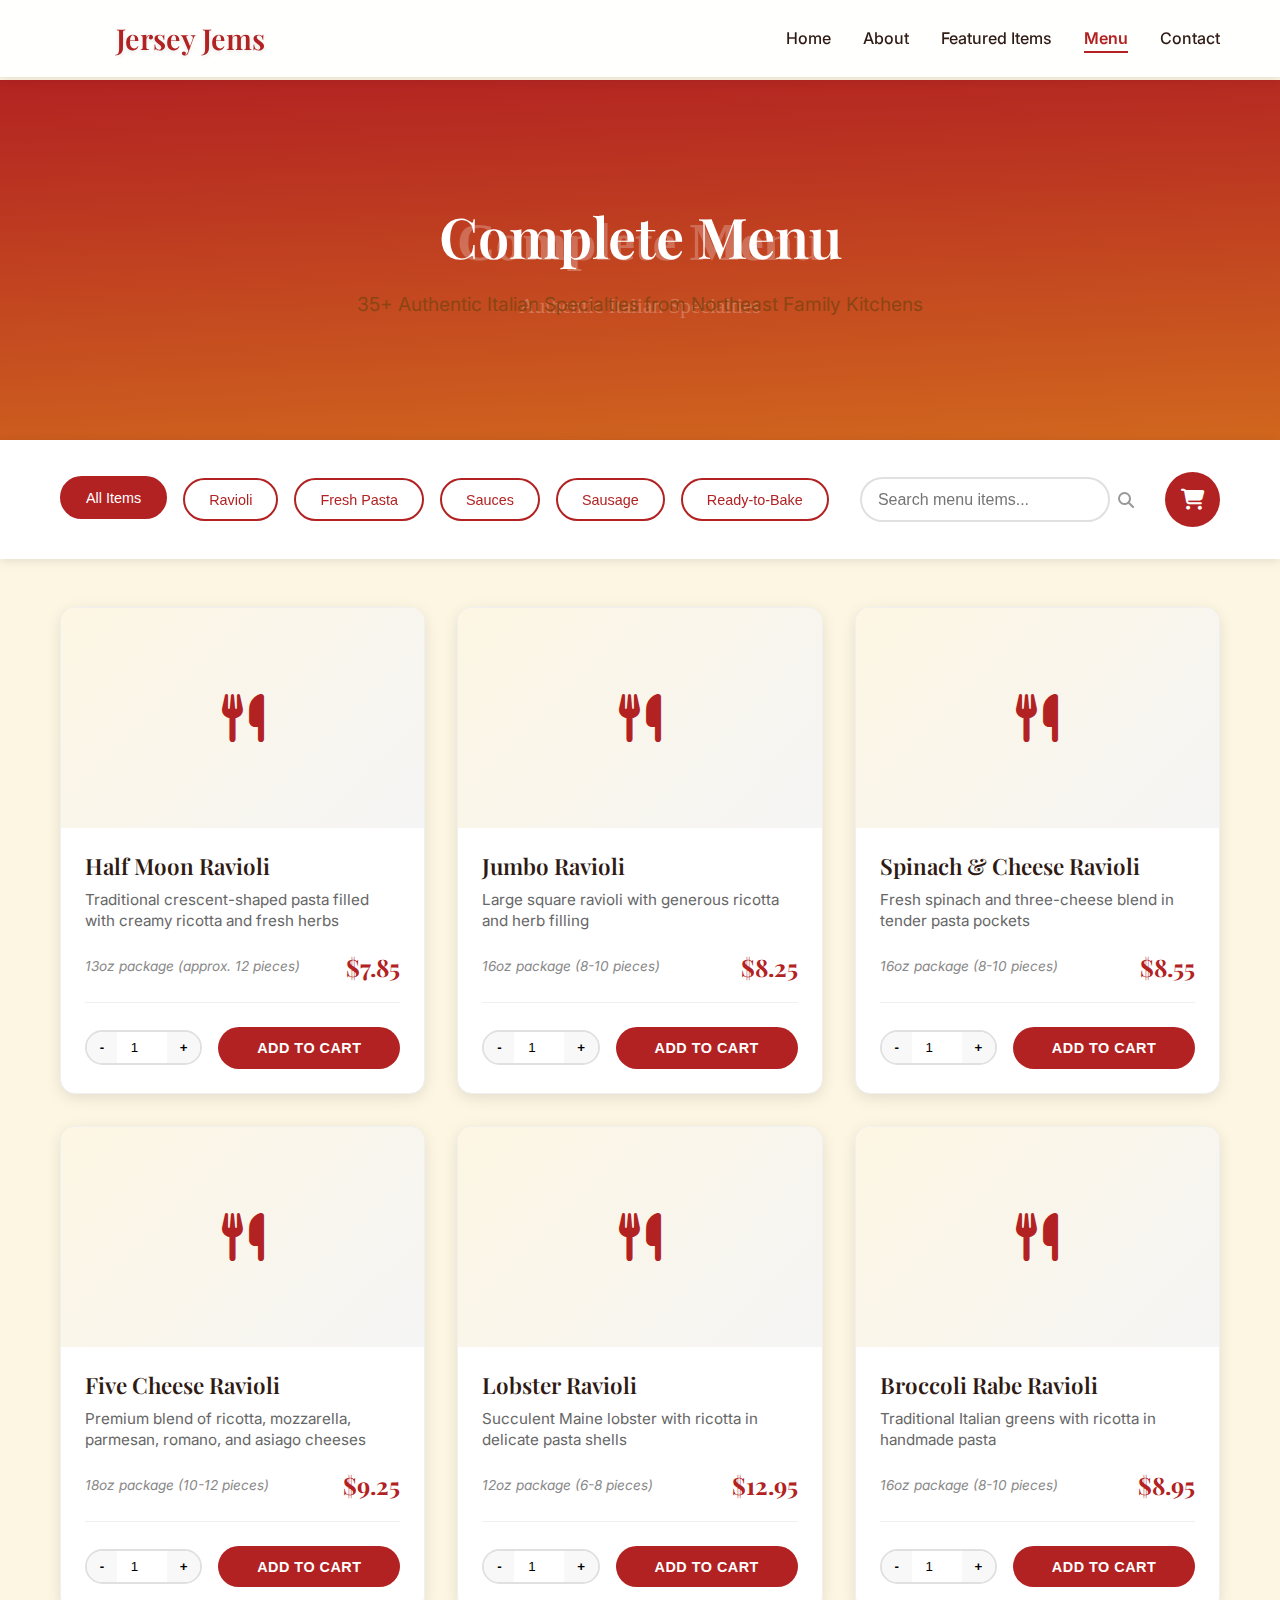
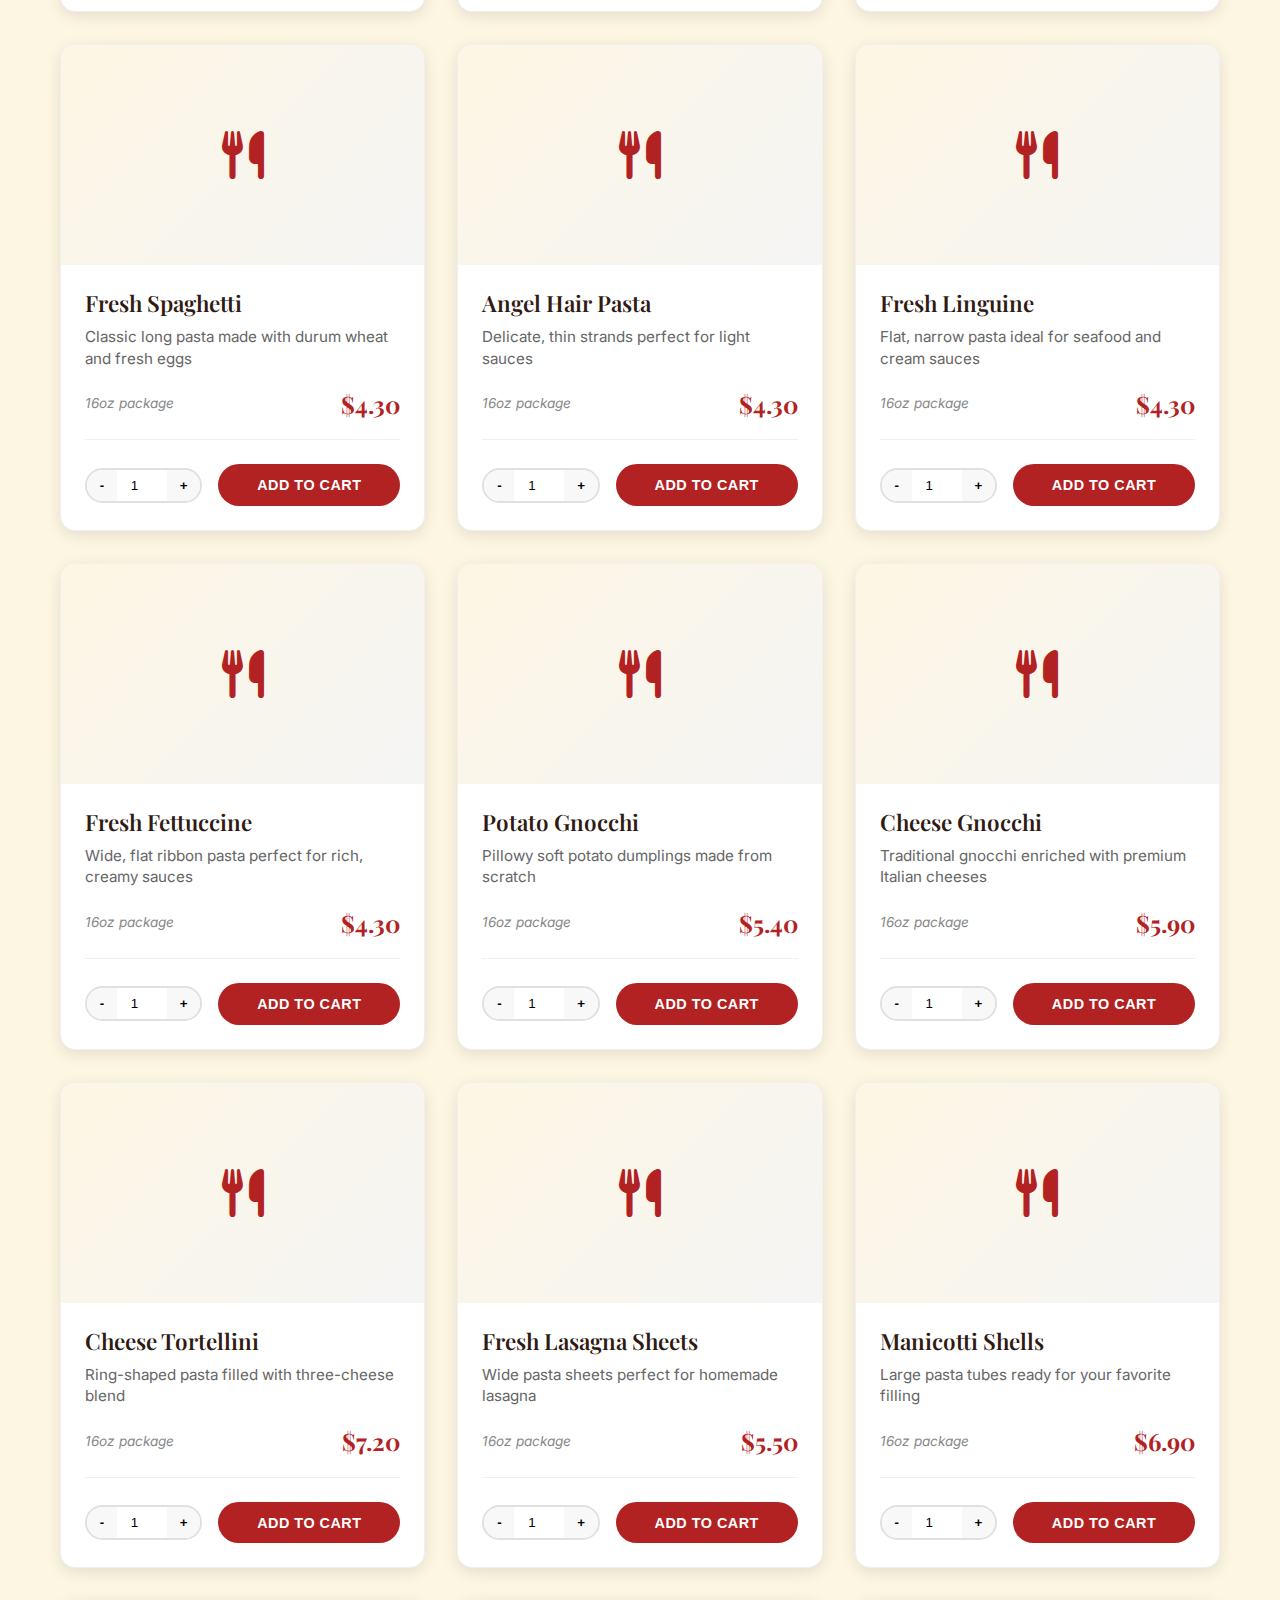
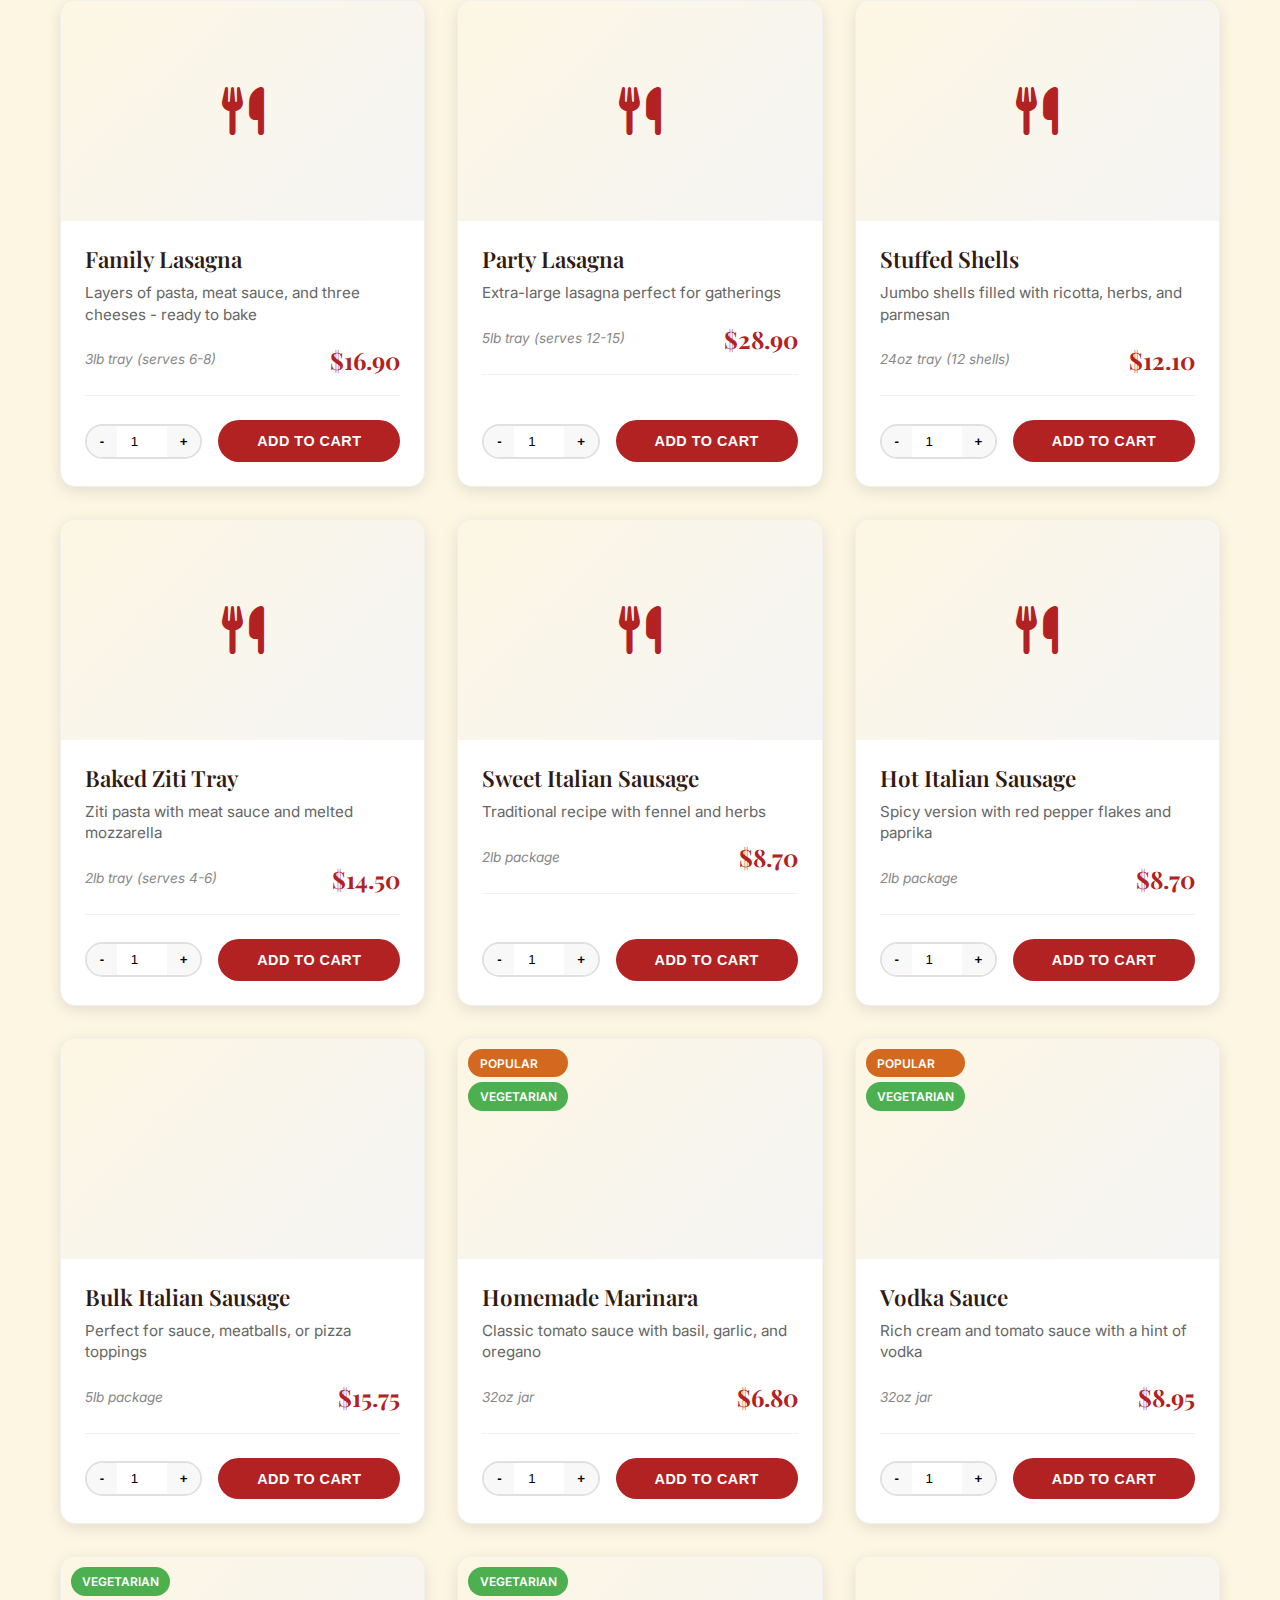
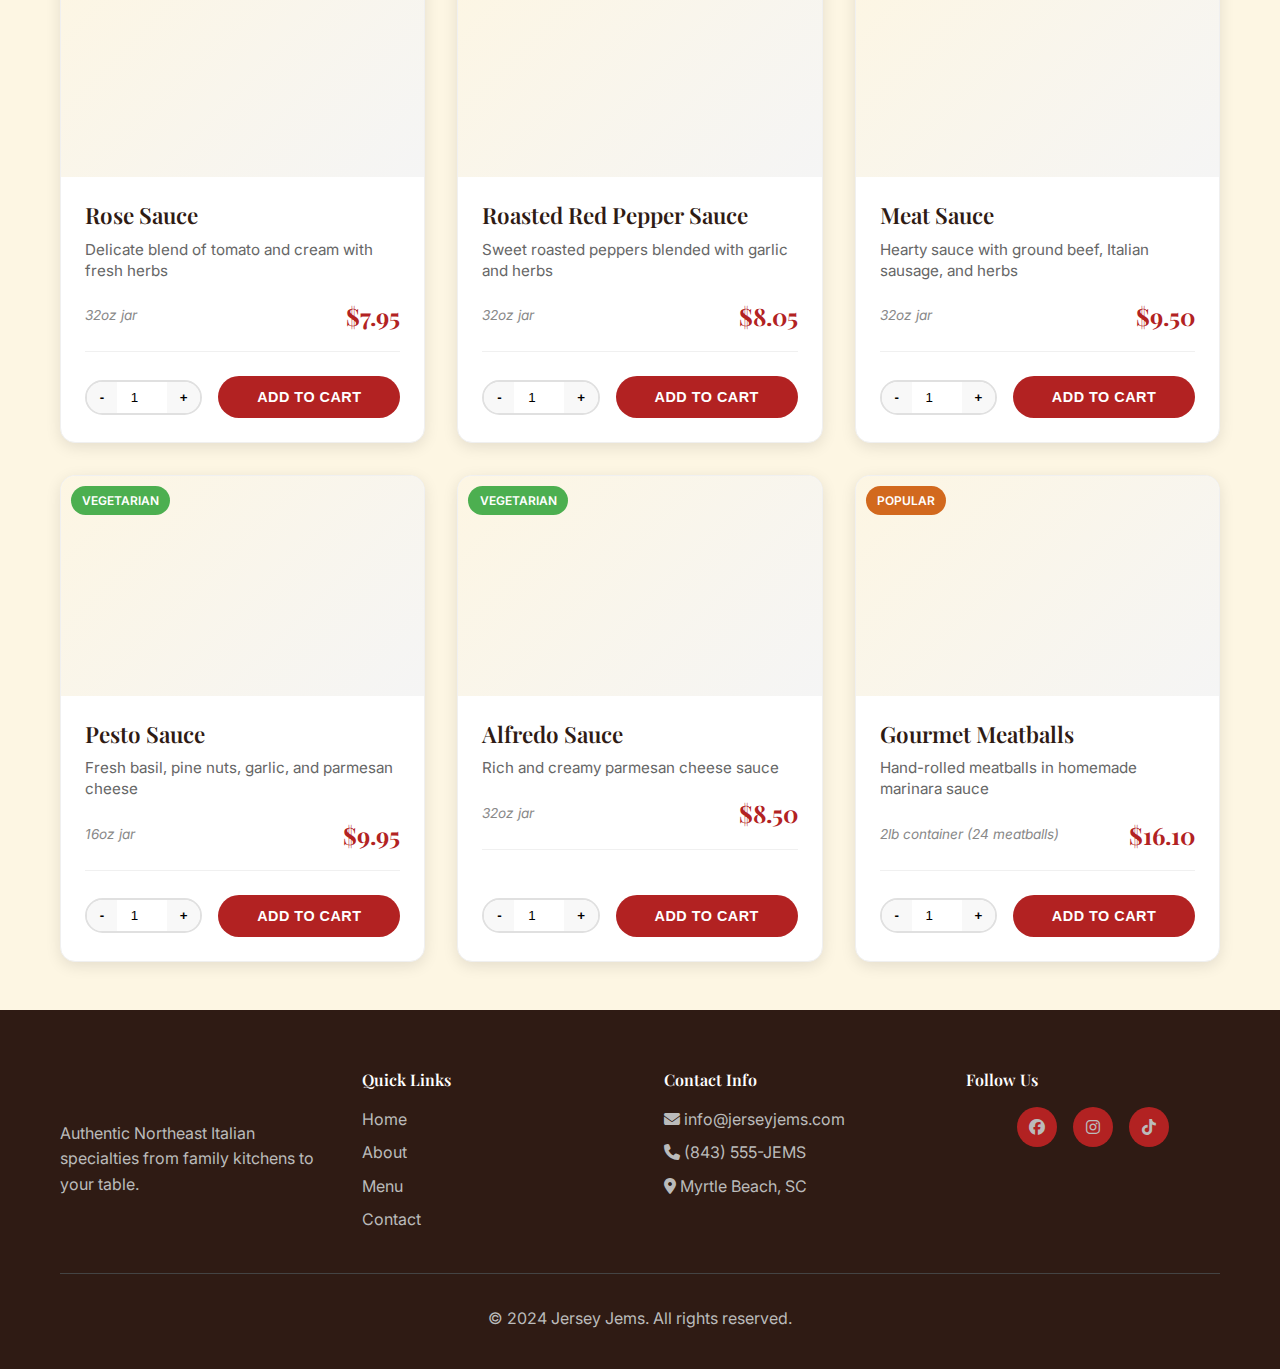
<file: menu/index.html>
<!DOCTYPE html>
<html lang="en">
<head>
    <meta charset="UTF-8">
    <meta name="viewport" content="width=device-width, initial-scale=1.0">
    <title>Complete Menu - Jersey Jems | Authentic Italian Specialties</title>
    <meta name="description" content="Browse Jersey Jems' complete menu of 35+ authentic Italian specialties. Fresh ravioli, handmade pasta, gourmet sauces, and more. Pre-order for pickup in Myrtle Beach.">
    
    <!-- Favicon -->
    <link rel="icon" href="data:image/svg+xml,<svg xmlns='http://www.w3.org/2000/svg' viewBox='0 0 100 100'><text y='.9em' font-size='30' fill='%23B22222'>JJ</text></svg>">
    
    <link href="https://fonts.googleapis.com/css2?family=Playfair+Display:wght@400;600;700&family=Inter:wght@300;400;500;600&display=swap" rel="stylesheet">
    <link rel="stylesheet" href="https://cdn.jsdelivr.net/npm/@fortawesome/fontawesome-free@6.4.0/css/all.min.css">
    <link rel="stylesheet" href="../css/style.css">
    
    <style>
        /* Menu Page Specific Styles */
        body {
            padding-top: 80px;
            background-color: var(--background-cream);
        }

        /* Hero Section */
        .menu-hero {
            height: 40vh;
            background: linear-gradient(rgba(178, 34, 34, 0.8), rgba(210, 105, 30, 0.7)), 
                        url('../images/hero/menu-hero.svg') center/cover;
            display: flex;
            align-items: center;
            justify-content: center;
            color: white;
            text-align: center;
        }

        .menu-hero h1 {
            font-size: 3.5rem;
            margin-bottom: 1rem;
            font-family: var(--font-heading);
        }

        .menu-hero p {
            font-size: 1.2rem;
            max-width: 600px;
            margin: 0 auto;
        }

        /* Controls Section */
        .menu-controls {
            background: white;
            padding: 2rem 0;
            box-shadow: 0 2px 10px rgba(0,0,0,0.1);
            position: sticky;
            top: 80px;
            z-index: 100;
        }

        .controls-container {
            display: flex;
            justify-content: space-between;
            align-items: center;
            flex-wrap: wrap;
            gap: 1.5rem;
        }

        .filter-buttons {
            display: flex;
            gap: 1rem;
            flex-wrap: wrap;
        }

        .filter-btn {
            padding: 0.7rem 1.5rem;
            border: 2px solid var(--primary-color);
            background: transparent;
            color: var(--primary-color);
            border-radius: 25px;
            cursor: pointer;
            font-weight: 500;
            transition: all 0.3s ease;
            font-size: 0.9rem;
        }

        .filter-btn:hover,
        .filter-btn.active {
            background: var(--primary-color);
            color: white;
            transform: translateY(-2px);
        }

        .search-container {
            display: flex;
            align-items: center;
            gap: 0.5rem;
        }

        .search-input {
            padding: 0.7rem 1rem;
            border: 2px solid #e0e0e0;
            border-radius: 25px;
            outline: none;
            font-size: 1rem;
            width: 250px;
            transition: border-color 0.3s ease;
        }

        .search-input:focus {
            border-color: var(--primary-color);
        }

        .cart-toggle {
            position: relative;
            background: var(--primary-color);
            color: white;
            border: none;
            border-radius: 50%;
            width: 55px;
            height: 55px;
            cursor: pointer;
            transition: transform 0.3s ease;
            font-size: 1.3rem;
        }

        .cart-toggle:hover {
            transform: scale(1.1);
        }

        .cart-count {
            position: absolute;
            top: -8px;
            right: -8px;
            background: var(--accent-color);
            color: white;
            border-radius: 50%;
            width: 25px;
            height: 25px;
            font-size: 0.8rem;
            display: flex;
            align-items: center;
            justify-content: center;
            font-weight: bold;
        }

        /* Product Grid */
        .menu-grid {
            display: grid;
            grid-template-columns: repeat(auto-fill, minmax(320px, 1fr));
            gap: 2rem;
            padding: 3rem 0;
        }

        /* Product Cards */
        .product-card {
            background: white;
            border-radius: 15px;
            overflow: hidden;
            box-shadow: 0 4px 15px rgba(0,0,0,0.1);
            transition: all 0.3s ease;
            border: 1px solid #f0f0f0;
            height: auto;
            min-height: 380px;
            display: flex;
            flex-direction: column;
        }

        .product-card:hover {
            transform: translateY(-8px);
            box-shadow: 0 8px 25px rgba(0,0,0,0.15);
        }

        .product-image {
            height: 220px;
            overflow: hidden;
            position: relative;
            background: linear-gradient(135deg, var(--background-cream), #f5f5f5);
        }
        
        .product-image img {
            width: 100%;
            height: 100%;
            object-fit: cover;
            transition: transform 0.3s ease;
        }
        
        .product-card:hover .product-image img {
            transform: scale(1.05);
        }

        .fallback-icon {
            display: flex;
            align-items: center;
            justify-content: center;
            width: 100%;
            height: 100%;
            background: linear-gradient(135deg, var(--background-cream), #f5f5f5);
        }

        .product-card:hover .product-image img {
            transform: scale(1.05);
        }

        .product-badges {
            position: absolute;
            top: 10px;
            left: 10px;
            display: flex;
            flex-direction: column;
            gap: 5px;
        }

        .badge {
            padding: 0.3rem 0.7rem;
            border-radius: 15px;
            font-size: 0.75rem;
            font-weight: 600;
            text-transform: uppercase;
            color: white;
        }

        .badge.popular {
            background: var(--accent-color);
        }

        .badge.vegetarian {
            background: #4CAF50;
        }

        .product-info {
            padding: 1.5rem;
            flex: 1;
            display: flex;
            flex-direction: column;
        }

        .product-title {
            font-size: 1.4rem;
            font-weight: 600;
            color: var(--text-dark);
            margin-bottom: 0.5rem;
            font-family: var(--font-heading);
            line-height: 1.3;
        }

        .product-description {
            color: #666;
            margin-bottom: 1rem;
            font-size: 0.95rem;
            line-height: 1.4;
        }

        .product-details {
            display: flex;
            justify-content: space-between;
            align-items: center;
            margin-bottom: 1.5rem;
            padding-bottom: 1rem;
            border-bottom: 1px solid #f0f0f0;
        }

        .product-size {
            color: #888;
            font-size: 0.85rem;
            font-style: italic;
        }

        .product-price {
            font-size: 1.5rem;
            font-weight: 700;
            color: var(--primary-color);
            font-family: var(--font-heading);
        }

        .product-actions {
            display: flex;
            align-items: center;
            gap: 1rem;
            margin-top: auto;
        }

        .quantity-selector {
            display: flex;
            align-items: center;
            border: 2px solid #e0e0e0;
            border-radius: 25px;
            overflow: hidden;
        }

        .quantity-btn {
            background: #f8f8f8;
            border: none;
            padding: 0.5rem 0.8rem;
            cursor: pointer;
            font-weight: bold;
            transition: background 0.3s ease;
        }

        .quantity-btn:hover {
            background: var(--primary-color);
            color: white;
        }

        .quantity-input {
            border: none;
            padding: 0.5rem;
            width: 50px;
            text-align: center;
            background: transparent;
            outline: none;
            font-weight: 500;
        }

        .add-to-cart {
            flex: 1;
            background: var(--primary-color);
            color: white;
            border: none;
            padding: 0.8rem 1.2rem;
            border-radius: 25px;
            cursor: pointer;
            font-weight: 600;
            transition: all 0.3s ease;
            text-transform: uppercase;
            letter-spacing: 0.5px;
            font-size: 0.9rem;
        }

        .add-to-cart:hover {
            background: var(--accent-color);
            transform: translateY(-2px);
        }

        .add-to-cart.added {
            background: #4CAF50;
        }

        /* Cart Modal */
        .cart-modal {
            display: none;
            position: fixed;
            top: 0;
            left: 0;
            width: 100%;
            height: 100%;
            background: rgba(0, 0, 0, 0.8);
            z-index: 2000;
            align-items: center;
            justify-content: center;
        }

        .cart-modal.active {
            display: flex;
        }

        .cart-content {
            background: white;
            border-radius: 20px;
            padding: 2rem;
            max-width: 600px;
            width: 90%;
            max-height: 80vh;
            overflow-y: auto;
        }

        .cart-header {
            display: flex;
            justify-content: space-between;
            align-items: center;
            margin-bottom: 2rem;
            padding-bottom: 1rem;
            border-bottom: 2px solid #f0f0f0;
        }

        .cart-header h2 {
            color: var(--text-dark);
            font-family: var(--font-heading);
        }

        .close-cart {
            background: none;
            border: none;
            font-size: 2rem;
            cursor: pointer;
            color: #999;
            transition: color 0.3s ease;
        }

        .close-cart:hover {
            color: var(--primary-color);
        }

        .cart-item {
            display: flex;
            justify-content: space-between;
            align-items: center;
            padding: 1rem 0;
            border-bottom: 1px solid #f0f0f0;
        }

        .cart-item:last-child {
            border-bottom: none;
        }

        .cart-item-info h4 {
            color: var(--text-dark);
            margin-bottom: 0.3rem;
        }

        .cart-item-info p {
            color: #666;
            font-size: 0.9rem;
        }

        .remove-item {
            background: #ff4444;
            color: white;
            border: none;
            padding: 0.5rem 1rem;
            border-radius: 15px;
            cursor: pointer;
            font-size: 0.8rem;
            transition: background 0.3s ease;
        }

        .remove-item:hover {
            background: #cc0000;
        }

        .cart-total {
            text-align: center;
            margin-top: 2rem;
            padding-top: 1rem;
            border-top: 2px solid var(--primary-color);
        }

        .total-price {
            font-size: 2rem;
            font-weight: 700;
            color: var(--primary-color);
            font-family: var(--font-heading);
        }

        .checkout-btn {
            width: 100%;
            background: linear-gradient(135deg, var(--primary-color), var(--accent-color));
            color: white;
            border: none;
            padding: 1.2rem;
            border-radius: 25px;
            font-size: 1.1rem;
            font-weight: 600;
            cursor: pointer;
            margin-top: 1rem;
            text-transform: uppercase;
            letter-spacing: 0.5px;
            transition: transform 0.3s ease;
        }

        .checkout-btn:hover {
            transform: translateY(-3px);
        }

        .empty-cart {
            text-align: center;
            padding: 3rem;
            color: #666;
        }

        /* Responsive Design */
        @media (max-width: 768px) {
            .menu-hero h1 {
                font-size: 2.5rem;
            }

            .controls-container {
                flex-direction: column;
                align-items: stretch;
            }

            .filter-buttons {
                justify-content: center;
                flex-wrap: wrap;
            }

            .search-input {
                width: 100%;
            }

            .menu-grid {
                grid-template-columns: 1fr;
                gap: 1.5rem;
                padding: 2rem 0;
            }

            .product-actions {
                flex-direction: column;
                gap: 1rem;
            }

            .cart-content {
                width: 95%;
                padding: 1.5rem;
            }
        }

        @media (max-width: 480px) {
            .filter-btn {
                font-size: 0.8rem;
                padding: 0.5rem 1rem;
            }

            .product-title {
                font-size: 1.2rem;
            }

            .product-price {
                font-size: 1.3rem;
            }
        }
    </style>
</head>
<body>
    <!-- Navigation -->
    <nav class="navbar" id="navbar">
        <div class="container">
            <div class="nav-brand">
                <img src="../css/logo.jpg" alt="Jersey Jems Logo" class="logo">
                <h1>Jersey Jems</h1>
            </div>
            <ul class="nav-menu" id="nav-menu">
                <li><a href="../index.html" class="nav-link">Home</a></li>
                <li><a href="../about.html" class="nav-link">About</a></li>
                <li><a href="../index.html#menu-highlights" class="nav-link">Featured Items</a></li>
                <li><a href="index.html" class="nav-link active">Menu</a></li>
                <li><a href="../index.html#contact" class="nav-link">Contact</a></li>
            </ul>
            <div class="hamburger" id="hamburger">
                <span class="bar"></span>
                <span class="bar"></span>
                <span class="bar"></span>
            </div>
        </div>
    </nav>

    <!-- Menu Hero Section -->
    <section class="menu-hero">
        <div class="container">
            <h1>Complete Menu</h1>
            <p>35+ Authentic Italian Specialties from Northeast Family Kitchens</p>
        </div>
    </section>

    <!-- Menu Controls -->
    <section class="menu-controls">
        <div class="container">
            <div class="controls-container">
                <div class="filter-buttons">
                    <button class="filter-btn active" data-filter="all">All Items</button>
                    <button class="filter-btn" data-filter="ravioli">Ravioli</button>
                    <button class="filter-btn" data-filter="pasta">Fresh Pasta</button>
                    <button class="filter-btn" data-filter="sauce">Sauces</button>
                    <button class="filter-btn" data-filter="sausage">Sausage</button>
                    <button class="filter-btn" data-filter="baked">Ready-to-Bake</button>
                </div>
                
                <div class="search-container">
                    <input type="text" class="search-input" placeholder="Search menu items..." id="searchInput" aria-label="Search menu items">
                    <i class="fas fa-search" style="color: #999;"></i>
                </div>
                
                <button class="cart-toggle" id="cartToggle" aria-label="View shopping cart">
                    <i class="fas fa-shopping-cart"></i>
                    <span class="cart-count" id="cartCount" style="display: none;">0</span>
                </button>
            </div>
        </div>
    </section>

    <!-- Menu Products Grid -->
    <section class="menu-section">
        <div class="container">
            <div class="menu-grid" id="menuGrid">
                <!-- Products will be dynamically generated -->
            </div>
        </div>
    </section>

    <!-- Cart Modal -->
    <div class="cart-modal" id="cartModal" role="dialog" aria-labelledby="cart-title" aria-modal="true">
        <div class="cart-content">
            <div class="cart-header">
                <h2 id="cart-title">Your Order</h2>
                <button class="close-cart" id="closeCart" aria-label="Close cart">&times;</button>
            </div>
            <div id="cartItems">
                <!-- Cart items will be populated here -->
            </div>
            <div class="cart-total" style="display: none;">
                <h3>Total: <span class="total-price" id="totalPrice">$0.00</span></h3>
                <button class="checkout-btn" onclick="proceedToCheckout()">Proceed to Checkout</button>
            </div>
            <div class="empty-cart" id="emptyCart">
                <i class="fas fa-shopping-cart" style="font-size: 3rem; color: #ddd; margin-bottom: 1rem;"></i>
                <h3>Your cart is empty</h3>
                <p>Add some delicious Italian specialties to get started!</p>
            </div>
        </div>
    </div>

    <!-- Footer -->
    <footer class="footer">
        <div class="container">
            <div class="footer-content">
                <div class="footer-section">
                    <div class="footer-brand">
                        <img src="../css/logo.jpg" alt="Jersey Jems Logo" class="logo">
                    </div>
                    <p>Authentic Northeast Italian specialties from family kitchens to your table.</p>
                </div>
                <div class="footer-section">
                    <h4>Quick Links</h4>
                    <ul>
                        <li><a href="../index.html">Home</a></li>
                        <li><a href="../about.html">About</a></li>
                        <li><a href="index.html">Menu</a></li>
                        <li><a href="../index.html#contact">Contact</a></li>
                    </ul>
                </div>
                <div class="footer-section">
                    <h4>Contact Info</h4>
                    <p><i class="fas fa-envelope"></i> info@jerseyjems.com</p>
                    <p><i class="fas fa-phone"></i> (843) 555-JEMS</p>
                    <p><i class="fas fa-map-marker-alt"></i> Myrtle Beach, SC</p>
                </div>
                <div class="footer-section">
                    <h4>Follow Us</h4>
                    <div class="social-links">
                        <a href="https://www.facebook.com/share/14H35yfvq22/?mibextid=wwXIfr" target="_blank" aria-label="Facebook"><i class="fab fa-facebook"></i></a>
                        <a href="#" target="_blank" aria-label="Instagram"><i class="fab fa-instagram"></i></a>
                        <a href="#" target="_blank" aria-label="TikTok"><i class="fab fa-tiktok"></i></a>
                    </div>
                </div>
            </div>
            <div class="footer-bottom">
                <p>&copy; 2024 Jersey Jems. All rights reserved.</p>
            </div>
        </div>
    </footer>

    <script>
        // Menu Data with High-Quality Food Photography
        const menuItems = [
            // FRESH RAVIOLI COLLECTION
            {
                id: 1,
                name: "Half Moon Ravioli",
                description: "Traditional crescent-shaped pasta filled with creamy ricotta and fresh herbs",
                price: 7.85,
                size: "13oz package (approx. 12 pieces)",
                category: "ravioli",

                badges: ["popular"],
                tags: ["vegetarian"],
                alt: "Fresh half-moon shaped ravioli with ricotta filling"
            },
            {
                id: 2,
                name: "Jumbo Ravioli",
                description: "Large square ravioli with generous ricotta and herb filling",
                price: 8.25,
                size: "16oz package (8-10 pieces)",
                category: "ravioli",

                badges: [],
                tags: ["vegetarian"],
                alt: "Large square ravioli pasta with cheese filling"
            },
            {
                id: 3,
                name: "Spinach & Cheese Ravioli",
                description: "Fresh spinach and three-cheese blend in tender pasta pockets",
                price: 8.55,
                size: "16oz package (8-10 pieces)",
                category: "ravioli",

                badges: ["vegetarian"],
                tags: ["vegetarian"],
                alt: "Green spinach and cheese filled ravioli"
            },
            {
                id: 4,
                name: "Five Cheese Ravioli",
                description: "Premium blend of ricotta, mozzarella, parmesan, romano, and asiago cheeses",
                price: 9.25,
                size: "18oz package (10-12 pieces)",
                category: "ravioli",

                badges: ["popular", "vegetarian"],
                tags: ["vegetarian"],
                alt: "Five cheese ravioli with premium Italian cheeses"
            },
            {
                id: 5,
                name: "Lobster Ravioli",
                description: "Succulent Maine lobster with ricotta in delicate pasta shells",
                price: 12.95,
                size: "12oz package (6-8 pieces)",
                category: "ravioli",

                badges: ["popular"],
                tags: [],
                alt: "Gourmet lobster ravioli with seafood filling"
            },
            {
                id: 6,
                name: "Broccoli Rabe Ravioli",
                description: "Traditional Italian greens with ricotta in handmade pasta",
                price: 8.95,
                size: "16oz package (8-10 pieces)",
                category: "ravioli",

                badges: ["vegetarian"],
                tags: ["vegetarian"],
                alt: "Broccoli rabe and ricotta ravioli"
            },

            // FRESH PASTA COLLECTION
            {
                id: 7,
                name: "Fresh Spaghetti",
                description: "Classic long pasta made with durum wheat and fresh eggs",
                price: 4.30,
                size: "16oz package",
                category: "pasta",

                badges: ["vegetarian"],
                tags: ["vegetarian"],
                alt: "Fresh homemade spaghetti pasta"
            },
            {
                id: 8,
                name: "Angel Hair Pasta",
                description: "Delicate, thin strands perfect for light sauces",
                price: 4.30,
                size: "16oz package",
                category: "pasta",

                badges: ["vegetarian"],
                tags: ["vegetarian"],
                alt: "Thin angel hair pasta strands"
            },
            {
                id: 9,
                name: "Fresh Linguine",
                description: "Flat, narrow pasta ideal for seafood and cream sauces",
                price: 4.30,
                size: "16oz package",
                category: "pasta",

                badges: ["vegetarian"],
                tags: ["vegetarian"],
                alt: "Fresh linguine pasta noodles"
            },
            {
                id: 10,
                name: "Fresh Fettuccine",
                description: "Wide, flat ribbon pasta perfect for rich, creamy sauces",
                price: 4.30,
                size: "16oz package",
                category: "pasta",

                badges: ["vegetarian"],
                tags: ["vegetarian"],
                alt: "Wide ribbon fettuccine pasta"
            },
            {
                id: 11,
                name: "Potato Gnocchi",
                description: "Pillowy soft potato dumplings made from scratch",
                price: 5.40,
                size: "16oz package",
                category: "pasta",

                badges: ["vegetarian"],
                tags: ["vegetarian"],
                alt: "Homemade potato gnocchi dumplings"
            },
            {
                id: 12,
                name: "Cheese Gnocchi",
                description: "Traditional gnocchi enriched with premium Italian cheeses",
                price: 5.90,
                size: "16oz package",
                category: "pasta",

                badges: ["vegetarian"],
                tags: ["vegetarian"],
                alt: "Cheese-enriched gnocchi pasta"
            },
            {
                id: 13,
                name: "Cheese Tortellini",
                description: "Ring-shaped pasta filled with three-cheese blend",
                price: 7.20,
                size: "16oz package",
                category: "pasta",

                badges: ["vegetarian"],
                tags: ["vegetarian"],
                alt: "Ring-shaped cheese tortellini pasta"
            },
            {
                id: 14,
                name: "Fresh Lasagna Sheets",
                description: "Wide pasta sheets perfect for homemade lasagna",
                price: 5.50,
                size: "16oz package",
                category: "pasta",

                badges: ["vegetarian"],
                tags: ["vegetarian"],
                alt: "Fresh lasagna pasta sheets"
            },
            {
                id: 15,
                name: "Manicotti Shells",
                description: "Large pasta tubes ready for your favorite filling",
                price: 6.90,
                size: "16oz package",
                category: "pasta",

                badges: ["vegetarian"],
                tags: ["vegetarian"],
                alt: "Large manicotti pasta shells for stuffing"
            },

            // READY-TO-BAKE COLLECTION
            {
                id: 16,
                name: "Family Lasagna",
                description: "Layers of pasta, meat sauce, and three cheeses - ready to bake",
                price: 16.90,
                size: "3lb tray (serves 6-8)",
                category: "baked",

                badges: ["popular"],
                tags: [],
                alt: "Family-size lasagna ready to bake"
            },
            {
                id: 17,
                name: "Party Lasagna",
                description: "Extra-large lasagna perfect for gatherings",
                price: 28.90,
                size: "5lb tray (serves 12-15)",
                category: "baked",

                badges: [],
                tags: [],
                alt: "Large party-size lasagna tray"
            },
            {
                id: 18,
                name: "Stuffed Shells",
                description: "Jumbo shells filled with ricotta, herbs, and parmesan",
                price: 12.10,
                size: "24oz tray (12 shells)",
                category: "baked",

                badges: ["vegetarian"],
                tags: ["vegetarian"],
                alt: "Cheese-stuffed pasta shells ready to bake"
            },
            {
                id: 19,
                name: "Baked Ziti Tray",
                description: "Ziti pasta with meat sauce and melted mozzarella",
                price: 14.50,
                size: "2lb tray (serves 4-6)",
                category: "baked",

                badges: [],
                tags: [],
                alt: "Baked ziti with meat sauce and cheese"
            },

            // ITALIAN SAUSAGE COLLECTION
            {
                id: 20,
                name: "Sweet Italian Sausage",
                description: "Traditional recipe with fennel and herbs",
                price: 8.70,
                size: "2lb package",
                category: "sausage",

                badges: ["popular"],
                tags: [],
                alt: "Sweet Italian sausage links"
            },
            {
                id: 21,
                name: "Hot Italian Sausage",
                description: "Spicy version with red pepper flakes and paprika",
                price: 8.70,
                size: "2lb package",
                category: "sausage",

                badges: [],
                tags: [],
                alt: "Spicy hot Italian sausage links"
            },
            {
                id: 22,
                name: "Bulk Italian Sausage",
                description: "Perfect for sauce, meatballs, or pizza toppings",
                price: 15.75,
                size: "5lb package",
                category: "sausage",

                badges: [],
                tags: [],
                alt: "Bulk Italian sausage meat for cooking"
            },

            // GOURMET SAUCES COLLECTION
            {
                id: 23,
                name: "Homemade Marinara",
                description: "Classic tomato sauce with basil, garlic, and oregano",
                price: 6.80,
                size: "32oz jar",
                category: "sauce",

                badges: ["popular", "vegetarian"],
                tags: ["vegetarian"],
                alt: "Homemade marinara sauce in jar"
            },
            {
                id: 24,
                name: "Vodka Sauce",
                description: "Rich cream and tomato sauce with a hint of vodka",
                price: 8.95,
                size: "32oz jar",
                category: "sauce",

                badges: ["popular", "vegetarian"],
                tags: ["vegetarian"],
                alt: "Creamy vodka sauce for pasta"
            },
            {
                id: 25,
                name: "Rose Sauce",
                description: "Delicate blend of tomato and cream with fresh herbs",
                price: 7.95,
                size: "32oz jar",
                category: "sauce",

                badges: ["vegetarian"],
                tags: ["vegetarian"],
                alt: "Pink rose sauce for pasta"
            },
            {
                id: 26,
                name: "Roasted Red Pepper Sauce",
                description: "Sweet roasted peppers blended with garlic and herbs",
                price: 8.05,
                size: "32oz jar",
                category: "sauce",

                badges: ["vegetarian"],
                tags: ["vegetarian"],
                alt: "Roasted red pepper pasta sauce"
            },
            {
                id: 27,
                name: "Meat Sauce",
                description: "Hearty sauce with ground beef, Italian sausage, and herbs",
                price: 9.50,
                size: "32oz jar",
                category: "sauce",

                badges: [],
                tags: [],
                alt: "Rich meat sauce with beef and sausage"
            },
            {
                id: 28,
                name: "Pesto Sauce",
                description: "Fresh basil, pine nuts, garlic, and parmesan cheese",
                price: 9.95,
                size: "16oz jar",
                category: "sauce",

                badges: ["vegetarian"],
                tags: ["vegetarian"],
                alt: "Fresh basil pesto sauce"
            },
            {
                id: 29,
                name: "Alfredo Sauce",
                description: "Rich and creamy parmesan cheese sauce",
                price: 8.50,
                size: "32oz jar",
                category: "sauce",

                badges: ["vegetarian"],
                tags: ["vegetarian"],
                alt: "Creamy alfredo cheese sauce"
            },
            {
                id: 30,
                name: "Gourmet Meatballs",
                description: "Hand-rolled meatballs in homemade marinara sauce",
                price: 16.10,
                size: "2lb container (24 meatballs)",
                category: "sauce",

                badges: ["popular"],
                tags: [],
                alt: "Homemade meatballs in marinara sauce"
            }
        ];



        // Generate an SVG placeholder as a data URI (guaranteed to load and accurately labeled)
        function getPlaceholderDataURI(title, subtitle) {
            const svg = `<?xml version="1.0" encoding="UTF-8"?>
            <svg xmlns='http://www.w3.org/2000/svg' width='800' height='600'>
              <defs>
                <linearGradient id='g' x1='0' y1='0' x2='1' y2='1'>
                  <stop offset='0%' stop-color='#f8f3ea'/>
                  <stop offset='100%' stop-color='#efe7dc'/>
                </linearGradient>
              </defs>
              <rect width='100%' height='100%' fill='url(#g)'/>
              <g font-family='Inter, Arial, sans-serif' fill='#B22222'>
                <text x='50%' y='48%' font-size='44' font-weight='700' text-anchor='middle'>${title.replace(/&/g,'&amp;')}</text>
                <text x='50%' y='58%' font-size='22' fill='#8b3a3a' text-anchor='middle'>${subtitle.replace(/&/g,'&amp;')}</text>
              </g>
              <g opacity='0.08'>
                <text x='50%' y='92%' font-size='18' text-anchor='middle' fill='#000'>Jersey Jems</text>
              </g>
            </svg>`;
            return 'data:image/svg+xml;utf8,' + encodeURIComponent(svg);
        }

        // Get product image based on item details
        function getProductImage(item) {
            // Use curated Unsplash images directly (no local image fallback)
            const imageMap = {
                // Ravioli items
                'Half Moon Ravioli': 'https://images.unsplash.com/photo-1587740908075-9e245070dfaa?w=800&h=600&fit=crop&auto=format&q=80',
                'Jumbo Ravioli': 'https://images.unsplash.com/photo-1621996346565-e3dbc353d2e5?w=800&h=600&fit=crop&auto=format&q=80',
                'Spinach & Cheese Ravioli': 'https://images.unsplash.com/photo-1604909052743-94e838986d24?w=800&h=600&fit=crop&auto=format&q=80',
                'Five Cheese Ravioli': 'https://images.unsplash.com/photo-1565958011703-44f9829ba187?w=800&h=600&fit=crop&auto=format&q=80',
                'Lobster Ravioli': 'https://images.unsplash.com/photo-1563379091339-03246963d7d3?w=800&h=600&fit=crop&auto=format&q=80',
                'Broccoli Rabe Ravioli': 'https://images.unsplash.com/photo-1604909052743-94e838986d24?w=800&h=600&fit=crop&auto=format&q=80',

                // Fresh Pasta items
                'Fresh Spaghetti': 'https://images.unsplash.com/photo-1516100882582-96c3a05fe590?w=800&h=600&fit=crop&auto=format&q=80',
                'Angel Hair Pasta': 'https://images.unsplash.com/photo-1551462147-37abc2011f97?w=800&h=600&fit=crop&auto=format&q=80',
                'Fresh Linguine': 'https://images.unsplash.com/photo-1473093295043-cdd812d0e601?w=800&h=600&fit=crop&auto=format&q=80',
                'Fresh Fettuccine': 'https://images.unsplash.com/photo-1574894709920-11b28e7367e3?w=800&h=600&fit=crop&auto=format&q=80',
                'Potato Gnocchi': 'https://images.unsplash.com/photo-1578662996442-48f60103fc96?w=800&h=600&fit=crop&auto=format&q=80',
                'Cheese Gnocchi': 'https://images.unsplash.com/photo-1578662996442-48f60103fc96?w=800&h=600&fit=crop&auto=format&q=80',
                'Cheese Tortellini': 'https://images.unsplash.com/photo-1555507036-ab794f77665a?w=800&h=600&fit=crop&auto=format&q=80',
                'Fresh Lasagna Sheets': 'https://images.unsplash.com/photo-1556909212-d6c1d2d91513?w=800&h=600&fit=crop&auto=format&q=80',
                'Manicotti Shells': 'https://images.unsplash.com/photo-1572453800999-e8d2d1589b7c?w=800&h=600&fit=crop&auto=format&q=80',

                // Ready-to-Bake items
                'Family Lasagna': 'https://images.unsplash.com/photo-1603133871918-59d3e4f55e93?w=800&h=600&fit=crop&auto=format&q=80',
                'Party Lasagna': 'https://images.unsplash.com/photo-1603133871918-59d3e4f55e93?w=800&h=600&fit=crop&auto=format&q=80',
                'Stuffed Shells': 'https://images.unsplash.com/photo-1601050690597-9f88b7f52b78?w=800&h=600&fit=crop&auto=format&q=80',
                'Baked Ziti Tray': 'https://images.unsplash.com/photo-1551183053-bf91a1d81141?w=800&h=600&fit=crop&auto=format&q=80',

                // Sausage items
                'Sweet Italian Sausage': 'https://images.unsplash.com/photo-1606728035253-49e8a23146de?w=800&h=600&fit=crop&auto=format&q=80',
                'Hot Italian Sausage': 'https://images.unsplash.com/photo-1606728035253-49e8a23146de?w=800&h=600&fit=crop&auto=format&q=80',
                'Bulk Italian Sausage': 'https://images.unsplash.com/photo-1559557831-1a41a2b64901?w=800&h=600&fit=crop&auto=format&q=80',

                // Sauce items
                'Homemade Marinara': 'https://images.unsplash.com/photo-1543352632-5a2646d91b06?w=800&h=600&fit=crop&auto=format&q=80',
                'Vodka Sauce': 'https://images.unsplash.com/photo-1625947090638-03b53cd3a5cf?w=800&h=600&fit=crop&auto=format&q=80',
                'Rose Sauce': 'https://images.unsplash.com/photo-1604908177223-17f34eb0b4e6?w=800&h=600&fit=crop&auto=format&q=80',
                'Roasted Red Pepper Sauce': 'https://images.unsplash.com/photo-1509460913899-35f7eaf1c258?w=800&h=600&fit=crop&auto=format&q=80',
                'Meat Sauce': 'https://images.unsplash.com/photo-1604908177223-17f34eb0b4e6?w=800&h=600&fit=crop&auto=format&q=80',
                'Pesto Sauce': 'https://images.unsplash.com/photo-1505253758473-96b7015fcd40?w=800&h=600&fit=crop&auto=format&q=80',
                'Alfredo Sauce': 'https://images.unsplash.com/photo-1521389508051-d7ffb5dc8bbf?w=800&h=600&fit=crop&auto=format&q=80',
                'Gourmet Meatballs': 'https://images.unsplash.com/photo-1544025162-d76694265947?w=800&h=600&fit=crop&auto=format&q=80'
            };

            return imageMap[item.name] || 'https://images.unsplash.com/photo-1551183053-bf91a1d81141?w=800&h=600&fit=crop&auto=format&q=80';
        }

        // Shopping Cart
        let cart = [];

        // DOM Elements
        const menuGrid = document.getElementById('menuGrid');
        const cartToggle = document.getElementById('cartToggle');
        const cartModal = document.getElementById('cartModal');
        const closeCart = document.getElementById('closeCart');
        const cartCount = document.getElementById('cartCount');
        const cartItems = document.getElementById('cartItems');
        const totalPrice = document.getElementById('totalPrice');
        const searchInput = document.getElementById('searchInput');
        const filterBtns = document.querySelectorAll('.filter-btn');

        // Initialize on page load
        document.addEventListener('DOMContentLoaded', function() {
            renderMenuItems(menuItems);
            setupEventListeners();
            updateCartUI();
        });

        // Render menu items
        function renderMenuItems(items) {
            menuGrid.innerHTML = '';
            items.forEach(item => {
                const productCard = createProductCard(item);
                menuGrid.appendChild(productCard);
            });
        }

        // Create product card
        function createProductCard(item) {
            const card = document.createElement('div');
            card.className = 'product-card';
            card.dataset.category = item.category;
            card.dataset.tags = item.tags.join(',');
            
            const badges = item.badges.map(badge => 
                `<span class="badge ${badge}">${badge}</span>`
            ).join('');

            // Get product image based on item
            let productImage = getProductImage(item);

            card.innerHTML = `
                <div class="product-image">
                    <img src="${productImage}" alt="${item.alt}" loading="lazy" onerror="this.style.display='none'; this.parentNode.innerHTML='<div class=&quot;fallback-icon&quot;><i class=&quot;fas fa-utensils&quot; style=&quot;font-size: 3rem; color: #B22222;&quot;></i></div>';">
                    <div class="product-badges">${badges}</div>
                </div>
                <div class="product-info">
                    <h3 class="product-title">${item.name}</h3>
                    <p class="product-description">${item.description}</p>
                    <div class="product-details">
                        <span class="product-size">${item.size}</span>
                        <span class="product-price">$${item.price.toFixed(2)}</span>
                    </div>
                    <div class="product-actions">
                        <div class="quantity-selector">
                            <button class="quantity-btn" type="button" onclick="updateQuantity(${item.id}, -1)" aria-label="Decrease quantity">-</button>
                            <input type="number" class="quantity-input" id="qty-${item.id}" value="1" min="1" max="10" aria-label="Quantity">
                            <button class="quantity-btn" type="button" onclick="updateQuantity(${item.id}, 1)" aria-label="Increase quantity">+</button>
                        </div>
                        <button class="add-to-cart" onclick="addToCart(${item.id})" aria-label="Add ${item.name} to cart">Add to Cart</button>
                    </div>
                </div>
            `;
            return card;
        }

        // Setup event listeners
        function setupEventListeners() {
            // Cart toggle
            cartToggle.addEventListener('click', () => {
                cartModal.classList.add('active');
                document.body.style.overflow = 'hidden';
            });

            closeCart.addEventListener('click', () => {
                cartModal.classList.remove('active');
                document.body.style.overflow = '';
            });

            // Close cart when clicking outside
            cartModal.addEventListener('click', (e) => {
                if (e.target === cartModal) {
                    cartModal.classList.remove('active');
                    document.body.style.overflow = '';
                }
            });

            // Keyboard navigation for cart modal
            document.addEventListener('keydown', (e) => {
                if (e.key === 'Escape' && cartModal.classList.contains('active')) {
                    cartModal.classList.remove('active');
                    document.body.style.overflow = '';
                }
            });

            // Search functionality
            searchInput.addEventListener('input', handleSearch);

            // Filter buttons
            filterBtns.forEach(btn => {
                btn.addEventListener('click', handleFilter);
            });

            // Mobile navigation
            const hamburger = document.getElementById('hamburger');
            const navMenu = document.getElementById('nav-menu');
            
            if (hamburger && navMenu) {
                hamburger.addEventListener('click', function() {
                    hamburger.classList.toggle('active');
                    navMenu.classList.toggle('active');
                });
            }
        }

        // Update quantity
        function updateQuantity(itemId, change) {
            const qtyInput = document.getElementById(`qty-${itemId}`);
            let newValue = parseInt(qtyInput.value) + change;
            if (newValue < 1) newValue = 1;
            if (newValue > 10) newValue = 10;
            qtyInput.value = newValue;
        }

        // Add to cart
        function addToCart(itemId) {
            const item = menuItems.find(item => item.id === itemId);
            const quantity = parseInt(document.getElementById(`qty-${itemId}`).value);
            
            const existingItem = cart.find(cartItem => cartItem.id === itemId);
            if (existingItem) {
                existingItem.quantity += quantity;
            } else {
                cart.push({ ...item, quantity: quantity });
            }
            
            updateCartUI();
            
            // Visual feedback
            const button = event.target;
            const originalText = button.textContent;
            button.textContent = 'Added!';
            button.classList.add('added');
            setTimeout(() => {
                button.textContent = originalText;
                button.classList.remove('added');
            }, 1500);
        }

        // Update cart UI
        function updateCartUI() {
            const totalItems = cart.reduce((sum, item) => sum + item.quantity, 0);
            const emptyCart = document.getElementById('emptyCart');
            const cartTotal = document.querySelector('.cart-total');
            
            // Update cart count
            cartCount.textContent = totalItems;
            cartCount.style.display = totalItems > 0 ? 'flex' : 'none';

            // Clear cart items
            cartItems.innerHTML = '';
            
            if (cart.length === 0) {
                emptyCart.style.display = 'block';
                cartTotal.style.display = 'none';
                return;
            }

            emptyCart.style.display = 'none';
            cartTotal.style.display = 'block';

            let total = 0;
            cart.forEach(item => {
                total += item.price * item.quantity;
                const cartItem = document.createElement('div');
                cartItem.className = 'cart-item';
                cartItem.innerHTML = `
                    <div class="cart-item-info">
                        <h4>${item.name}</h4>
                        <p>${item.size}</p>
                        <p>$${item.price.toFixed(2)} × ${item.quantity} = $${(item.price * item.quantity).toFixed(2)}</p>
                    </div>
                    <button class="remove-item" onclick="removeFromCart(${item.id})" aria-label="Remove ${item.name}">Remove</button>
                `;
                cartItems.appendChild(cartItem);
            });

            totalPrice.textContent = `$${total.toFixed(2)}`;
        }

        // Remove from cart
        function removeFromCart(itemId) {
            cart = cart.filter(item => item.id !== itemId);
            updateCartUI();
        }

        // Search functionality
        function handleSearch() {
            const searchTerm = searchInput.value.toLowerCase();
            const filteredItems = menuItems.filter(item => 
                item.name.toLowerCase().includes(searchTerm) ||
                item.description.toLowerCase().includes(searchTerm) ||
                item.category.toLowerCase().includes(searchTerm) ||
                item.tags.some(tag => tag.toLowerCase().includes(searchTerm))
            );
            renderMenuItems(filteredItems);
        }

        // Filter functionality
        function handleFilter(e) {
            filterBtns.forEach(btn => btn.classList.remove('active'));
            e.target.classList.add('active');

            const filterValue = e.target.dataset.filter;
            let filteredItems = menuItems;

            if (filterValue !== 'all') {
                filteredItems = menuItems.filter(item => item.category === filterValue);
            }

            renderMenuItems(filteredItems);
        }

        // Proceed to checkout
        function proceedToCheckout() {
            if (cart.length === 0) {
                alert('Your cart is empty. Please add some items before checking out.');
                return;
            }

            const orderSummary = cart.map(item => 
                `${item.name} (${item.quantity}x) - $${(item.price * item.quantity).toFixed(2)}`
            ).join('\n');
            
            const total = cart.reduce((sum, item) => sum + (item.price * item.quantity), 0);
            
            alert(`Order Summary:\n\n${orderSummary}\n\nTotal: $${total.toFixed(2)}\n\nRedirecting to contact form to complete your order...`);
            
            // Redirect to contact form
            window.location.href = '../index.html#contact';
        }
    </script>
</body>
</html>
</file>
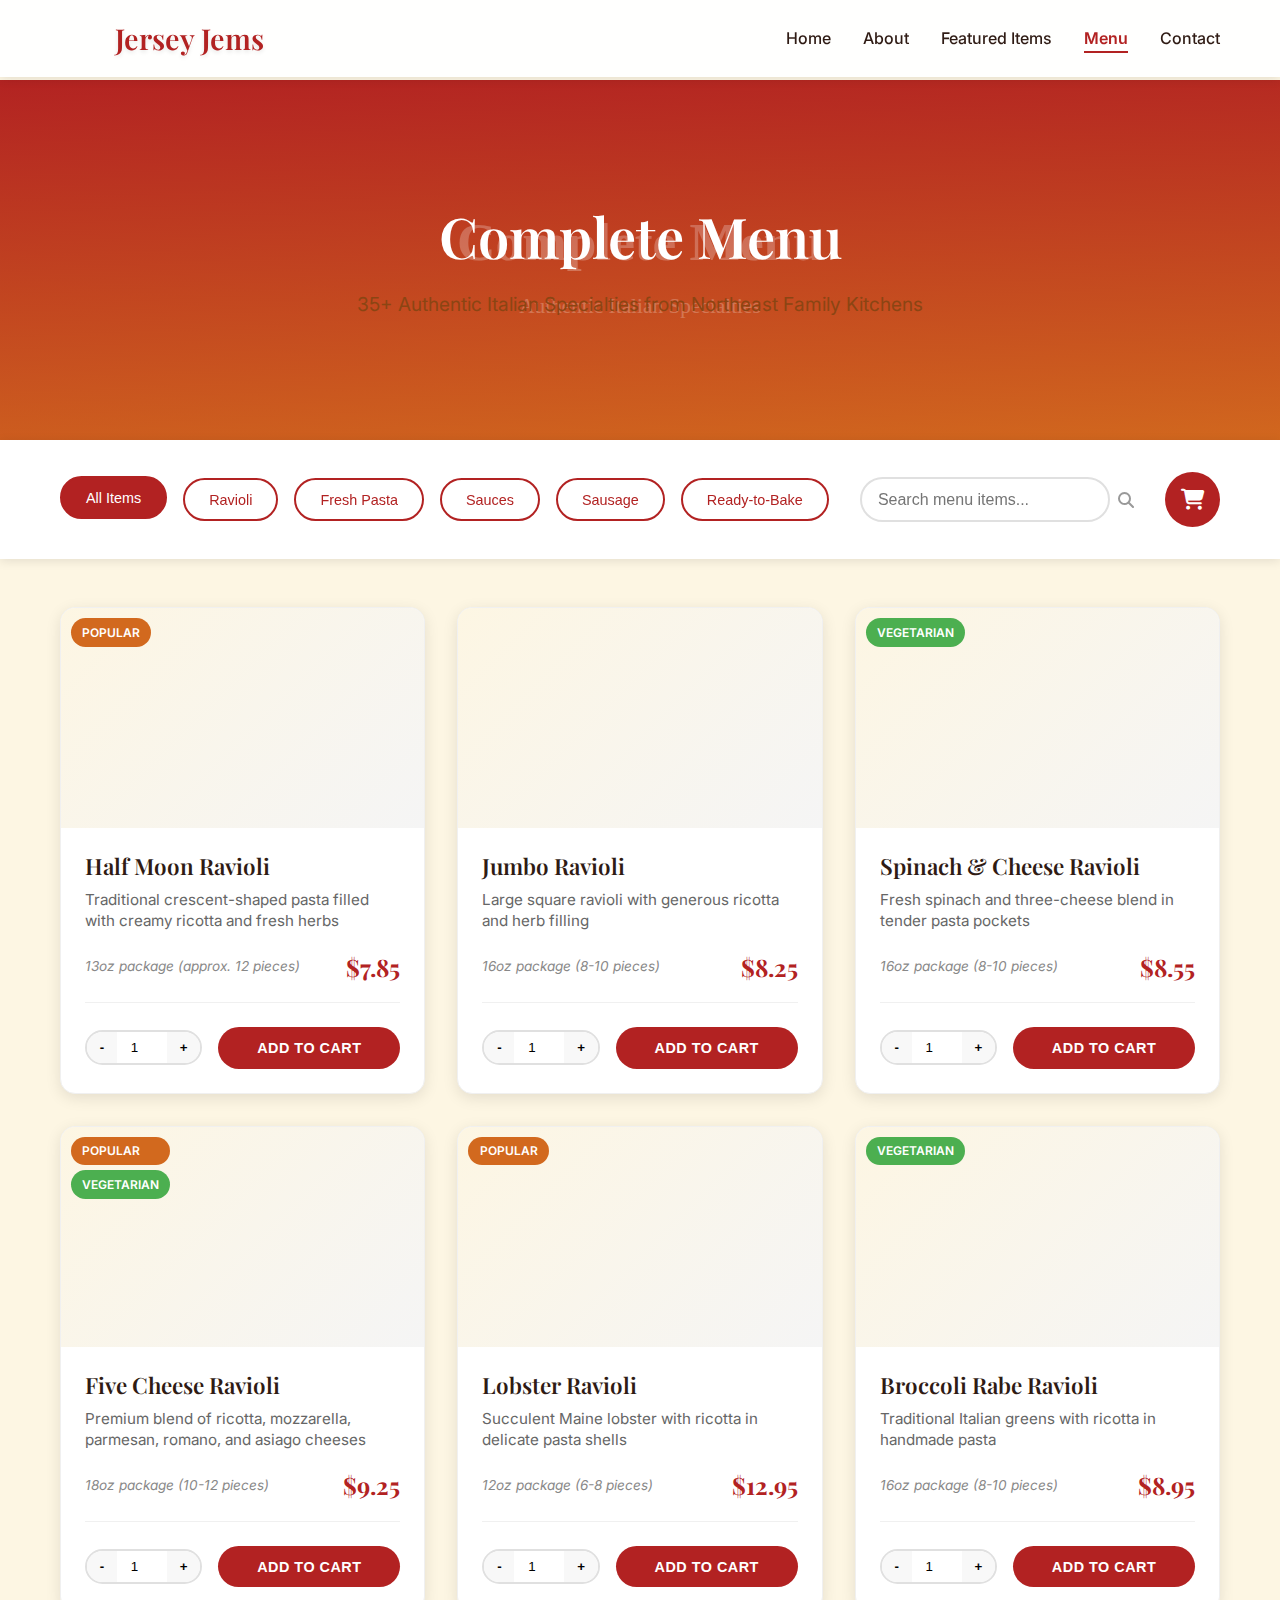
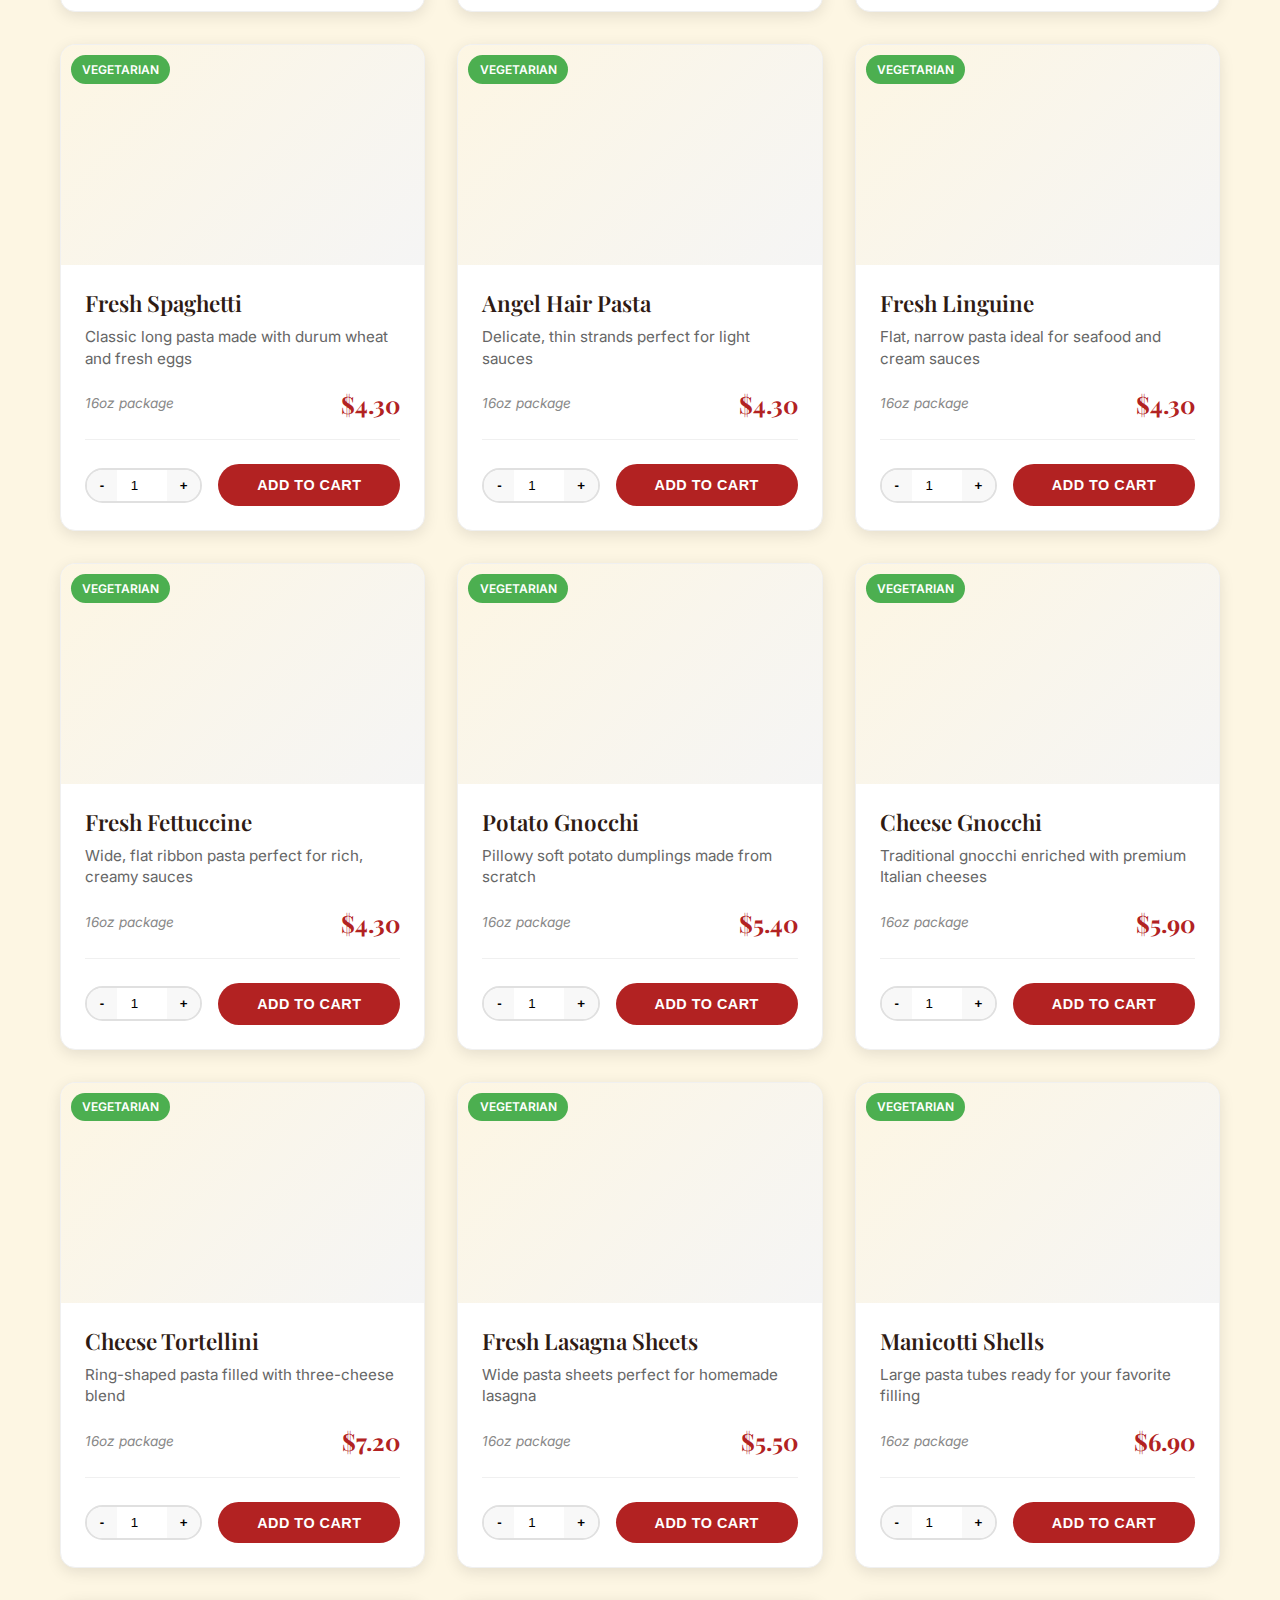
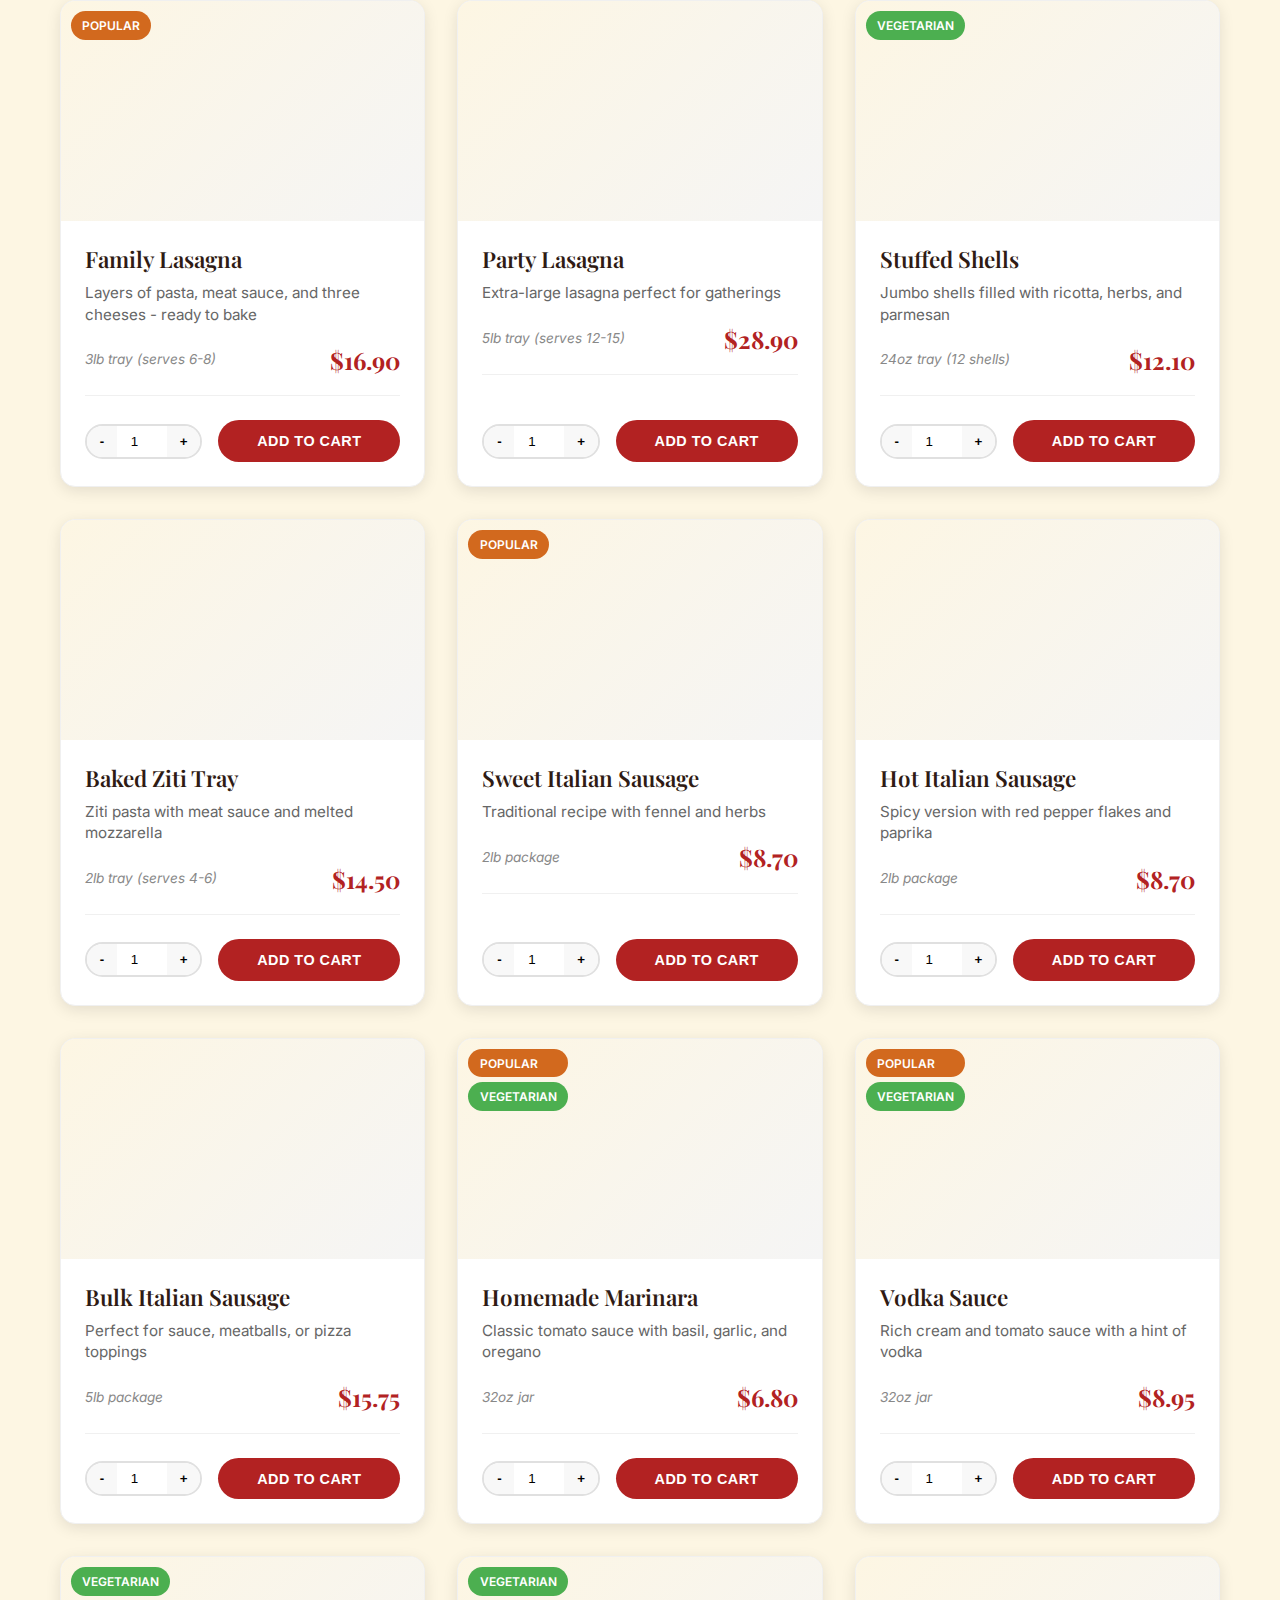
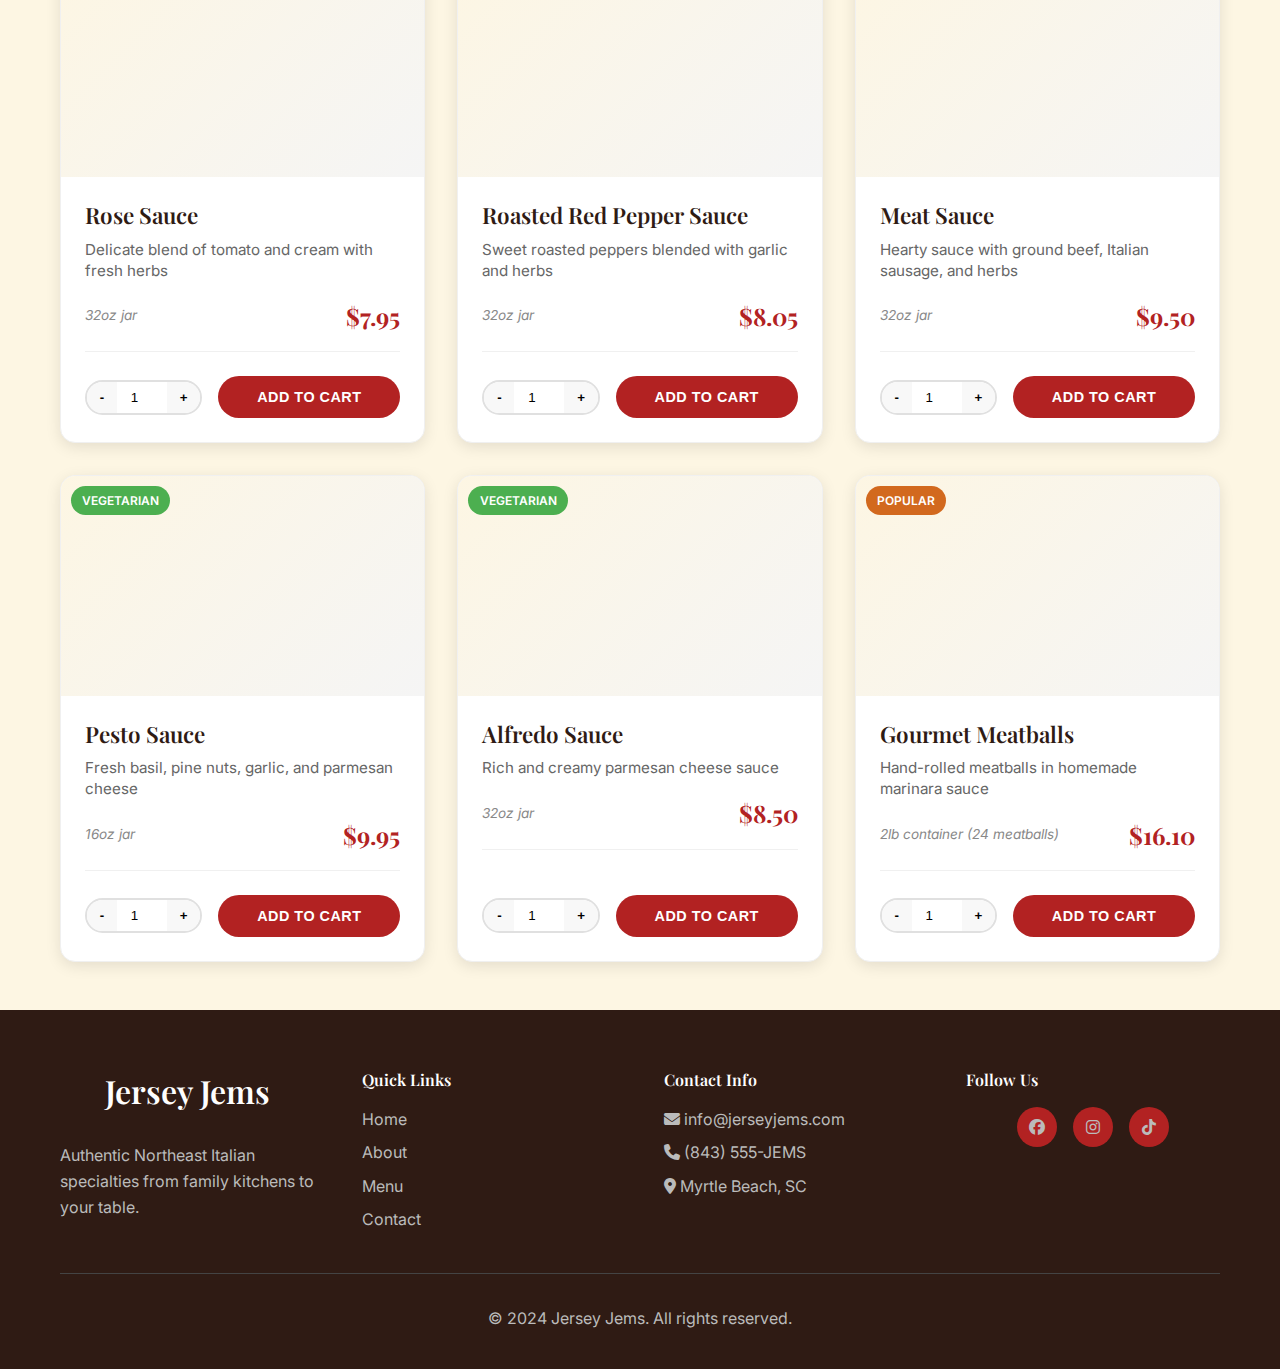
<file: menu/menu.html>
<!DOCTYPE html>
<html lang="en">
<head>
    <meta charset="UTF-8">
    <meta name="viewport" content="width=device-width, initial-scale=1.0">
    <title>Complete Menu - Jersey Jems | Authentic Italian Specialties</title>
    <meta name="description" content="Browse Jersey Jems' complete menu of 35+ authentic Italian specialties. Fresh ravioli, handmade pasta, gourmet sauces, and more. Pre-order for pickup in Myrtle Beach.">
    
    <!-- Favicon -->
    <link rel="icon" href="data:image/svg+xml,<svg xmlns='http://www.w3.org/2000/svg' viewBox='0 0 100 100'><text y='.9em' font-size='30' fill='%23B22222'>JJ</text></svg>">
    
    <link href="https://fonts.googleapis.com/css2?family=Playfair+Display:wght@400;600;700&family=Inter:wght@300;400;500;600&display=swap" rel="stylesheet">
    <link rel="stylesheet" href="https://cdn.jsdelivr.net/npm/@fortawesome/fontawesome-free@6.4.0/css/all.min.css">
    <link rel="stylesheet" href="../css/style.css">
    
    <style>
        /* Menu Page Specific Styles */
        body {
            padding-top: 80px;
            background-color: var(--background-cream);
        }

        /* Hero Section */
        .menu-hero {
            height: 40vh;
            background: linear-gradient(rgba(178, 34, 34, 0.8), rgba(210, 105, 30, 0.7)), 
                        url('../images/hero/menu-hero.svg') center/cover;
            display: flex;
            align-items: center;
            justify-content: center;
            color: white;
            text-align: center;
        }

        .menu-hero h1 {
            font-size: 3.5rem;
            margin-bottom: 1rem;
            font-family: var(--font-heading);
        }

        .menu-hero p {
            font-size: 1.2rem;
            max-width: 600px;
            margin: 0 auto;
        }

        /* Controls Section */
        .menu-controls {
            background: white;
            padding: 2rem 0;
            box-shadow: 0 2px 10px rgba(0,0,0,0.1);
            position: sticky;
            top: 80px;
            z-index: 100;
        }

        .controls-container {
            display: flex;
            justify-content: space-between;
            align-items: center;
            flex-wrap: wrap;
            gap: 1.5rem;
        }

        .filter-buttons {
            display: flex;
            gap: 1rem;
            flex-wrap: wrap;
        }

        .filter-btn {
            padding: 0.7rem 1.5rem;
            border: 2px solid var(--primary-color);
            background: transparent;
            color: var(--primary-color);
            border-radius: 25px;
            cursor: pointer;
            font-weight: 500;
            transition: all 0.3s ease;
            font-size: 0.9rem;
        }

        .filter-btn:hover,
        .filter-btn.active {
            background: var(--primary-color);
            color: white;
            transform: translateY(-2px);
        }

        .search-container {
            display: flex;
            align-items: center;
            gap: 0.5rem;
        }

        .search-input {
            padding: 0.7rem 1rem;
            border: 2px solid #e0e0e0;
            border-radius: 25px;
            outline: none;
            font-size: 1rem;
            width: 250px;
            transition: border-color 0.3s ease;
        }

        .search-input:focus {
            border-color: var(--primary-color);
        }

        .cart-toggle {
            position: relative;
            background: var(--primary-color);
            color: white;
            border: none;
            border-radius: 50%;
            width: 55px;
            height: 55px;
            cursor: pointer;
            transition: transform 0.3s ease;
            font-size: 1.3rem;
        }

        .cart-toggle:hover {
            transform: scale(1.1);
        }

        .cart-count {
            position: absolute;
            top: -8px;
            right: -8px;
            background: var(--accent-color);
            color: white;
            border-radius: 50%;
            width: 25px;
            height: 25px;
            font-size: 0.8rem;
            display: flex;
            align-items: center;
            justify-content: center;
            font-weight: bold;
        }

        /* Product Grid */
        .menu-grid {
            display: grid;
            grid-template-columns: repeat(auto-fill, minmax(320px, 1fr));
            gap: 2rem;
            padding: 3rem 0;
        }

        /* Product Cards */
        .product-card {
            background: white;
            border-radius: 15px;
            overflow: hidden;
            box-shadow: 0 4px 15px rgba(0,0,0,0.1);
            transition: all 0.3s ease;
            border: 1px solid #f0f0f0;
            height: auto;
            min-height: 380px;
            display: flex;
            flex-direction: column;
        }

        .product-card:hover {
            transform: translateY(-8px);
            box-shadow: 0 8px 25px rgba(0,0,0,0.15);
        }

        .product-image {
            height: 220px;
            overflow: hidden;
            position: relative;
            background: linear-gradient(135deg, var(--background-cream), #f5f5f5);
        }
        
        .product-image img {
            width: 100%;
            height: 100%;
            object-fit: cover;
            transition: transform 0.3s ease;
        }
        
        .product-card:hover .product-image img {
            transform: scale(1.05);
        }

        .fallback-icon {
            display: flex;
            align-items: center;
            justify-content: center;
            width: 100%;
            height: 100%;
            background: linear-gradient(135deg, var(--background-cream), #f5f5f5);
        }

        .product-card:hover .product-image img {
            transform: scale(1.05);
        }

        .product-badges {
            position: absolute;
            top: 10px;
            left: 10px;
            display: flex;
            flex-direction: column;
            gap: 5px;
        }

        .badge {
            padding: 0.3rem 0.7rem;
            border-radius: 15px;
            font-size: 0.75rem;
            font-weight: 600;
            text-transform: uppercase;
            color: white;
        }

        .badge.popular {
            background: var(--accent-color);
        }

        .badge.vegetarian {
            background: #4CAF50;
        }

        .product-info {
            padding: 1.5rem;
            flex: 1;
            display: flex;
            flex-direction: column;
        }

        .product-title {
            font-size: 1.4rem;
            font-weight: 600;
            color: var(--text-dark);
            margin-bottom: 0.5rem;
            font-family: var(--font-heading);
            line-height: 1.3;
        }

        .product-description {
            color: #666;
            margin-bottom: 1rem;
            font-size: 0.95rem;
            line-height: 1.4;
        }

        .product-details {
            display: flex;
            justify-content: space-between;
            align-items: center;
            margin-bottom: 1.5rem;
            padding-bottom: 1rem;
            border-bottom: 1px solid #f0f0f0;
        }

        .product-size {
            color: #888;
            font-size: 0.85rem;
            font-style: italic;
        }

        .product-price {
            font-size: 1.5rem;
            font-weight: 700;
            color: var(--primary-color);
            font-family: var(--font-heading);
        }

        .product-actions {
            display: flex;
            align-items: center;
            gap: 1rem;
            margin-top: auto;
        }

        .quantity-selector {
            display: flex;
            align-items: center;
            border: 2px solid #e0e0e0;
            border-radius: 25px;
            overflow: hidden;
        }

        .quantity-btn {
            background: #f8f8f8;
            border: none;
            padding: 0.5rem 0.8rem;
            cursor: pointer;
            font-weight: bold;
            transition: background 0.3s ease;
        }

        .quantity-btn:hover {
            background: var(--primary-color);
            color: white;
        }

        .quantity-input {
            border: none;
            padding: 0.5rem;
            width: 50px;
            text-align: center;
            background: transparent;
            outline: none;
            font-weight: 500;
        }

        .add-to-cart {
            flex: 1;
            background: var(--primary-color);
            color: white;
            border: none;
            padding: 0.8rem 1.2rem;
            border-radius: 25px;
            cursor: pointer;
            font-weight: 600;
            transition: all 0.3s ease;
            text-transform: uppercase;
            letter-spacing: 0.5px;
            font-size: 0.9rem;
        }

        .add-to-cart:hover {
            background: var(--accent-color);
            transform: translateY(-2px);
        }

        .add-to-cart.added {
            background: #4CAF50;
        }

        /* Cart Modal */
        .cart-modal {
            display: none;
            position: fixed;
            top: 0;
            left: 0;
            width: 100%;
            height: 100%;
            background: rgba(0, 0, 0, 0.8);
            z-index: 2000;
            align-items: center;
            justify-content: center;
        }

        .cart-modal.active {
            display: flex;
        }

        .cart-content {
            background: white;
            border-radius: 20px;
            padding: 2rem;
            max-width: 600px;
            width: 90%;
            max-height: 80vh;
            overflow-y: auto;
        }

        .cart-header {
            display: flex;
            justify-content: space-between;
            align-items: center;
            margin-bottom: 2rem;
            padding-bottom: 1rem;
            border-bottom: 2px solid #f0f0f0;
        }

        .cart-header h2 {
            color: var(--text-dark);
            font-family: var(--font-heading);
        }

        .close-cart {
            background: none;
            border: none;
            font-size: 2rem;
            cursor: pointer;
            color: #999;
            transition: color 0.3s ease;
        }

        .close-cart:hover {
            color: var(--primary-color);
        }

        .cart-item {
            display: flex;
            justify-content: space-between;
            align-items: center;
            padding: 1rem 0;
            border-bottom: 1px solid #f0f0f0;
        }

        .cart-item:last-child {
            border-bottom: none;
        }

        .cart-item-info h4 {
            color: var(--text-dark);
            margin-bottom: 0.3rem;
        }

        .cart-item-info p {
            color: #666;
            font-size: 0.9rem;
        }

        .remove-item {
            background: #ff4444;
            color: white;
            border: none;
            padding: 0.5rem 1rem;
            border-radius: 15px;
            cursor: pointer;
            font-size: 0.8rem;
            transition: background 0.3s ease;
        }

        .remove-item:hover {
            background: #cc0000;
        }

        .cart-total {
            text-align: center;
            margin-top: 2rem;
            padding-top: 1rem;
            border-top: 2px solid var(--primary-color);
        }

        .total-price {
            font-size: 2rem;
            font-weight: 700;
            color: var(--primary-color);
            font-family: var(--font-heading);
        }

        .checkout-btn {
            width: 100%;
            background: linear-gradient(135deg, var(--primary-color), var(--accent-color));
            color: white;
            border: none;
            padding: 1.2rem;
            border-radius: 25px;
            font-size: 1.1rem;
            font-weight: 600;
            cursor: pointer;
            margin-top: 1rem;
            text-transform: uppercase;
            letter-spacing: 0.5px;
            transition: transform 0.3s ease;
        }

        .checkout-btn:hover {
            transform: translateY(-3px);
        }

        .empty-cart {
            text-align: center;
            padding: 3rem;
            color: #666;
        }

        /* Responsive Design */
        @media (max-width: 768px) {
            .menu-hero h1 {
                font-size: 2.5rem;
            }

            .controls-container {
                flex-direction: column;
                align-items: stretch;
            }

            .filter-buttons {
                justify-content: center;
                flex-wrap: wrap;
            }

            .search-input {
                width: 100%;
            }

            .menu-grid {
                grid-template-columns: 1fr;
                gap: 1.5rem;
                padding: 2rem 0;
            }

            .product-actions {
                flex-direction: column;
                gap: 1rem;
            }

            .cart-content {
                width: 95%;
                padding: 1.5rem;
            }
        }

        @media (max-width: 480px) {
            .filter-btn {
                font-size: 0.8rem;
                padding: 0.5rem 1rem;
            }

            .product-title {
                font-size: 1.2rem;
            }

            .product-price {
                font-size: 1.3rem;
            }
        }
    </style>
</head>
<body>
    <!-- Navigation -->
    <nav class="navbar" id="navbar">
        <div class="container">
            <div class="nav-brand">
                <img src="/css/logo.svg" alt="Jersey Jems Logo" class="logo">
                <h1>Jersey Jems</h1>
            </div>
            <ul class="nav-menu" id="nav-menu">
                <li><a href="../index.html" class="nav-link">Home</a></li>
                <li><a href="../about.html" class="nav-link">About</a></li>
                <li><a href="../index.html#menu-highlights" class="nav-link">Featured Items</a></li>
                <li><a href="index.html" class="nav-link active">Menu</a></li>
                <li><a href="../index.html#contact" class="nav-link">Contact</a></li>
            </ul>
            <div class="hamburger" id="hamburger">
                <span class="bar"></span>
                <span class="bar"></span>
                <span class="bar"></span>
            </div>
        </div>
    </nav>

    <!-- Menu Hero Section -->
    <section class="menu-hero">
        <div class="container">
            <h1>Complete Menu</h1>
            <p>35+ Authentic Italian Specialties from Northeast Family Kitchens</p>
        </div>
    </section>

    <!-- Menu Controls -->
    <section class="menu-controls">
        <div class="container">
            <div class="controls-container">
                <div class="filter-buttons">
                    <button class="filter-btn active" data-filter="all">All Items</button>
                    <button class="filter-btn" data-filter="ravioli">Ravioli</button>
                    <button class="filter-btn" data-filter="pasta">Fresh Pasta</button>
                    <button class="filter-btn" data-filter="sauce">Sauces</button>
                    <button class="filter-btn" data-filter="sausage">Sausage</button>
                    <button class="filter-btn" data-filter="baked">Ready-to-Bake</button>
                </div>
                
                <div class="search-container">
                    <input type="text" class="search-input" placeholder="Search menu items..." id="searchInput" aria-label="Search menu items">
                    <i class="fas fa-search" style="color: #999;"></i>
                </div>
                
                <button class="cart-toggle" id="cartToggle" aria-label="View shopping cart">
                    <i class="fas fa-shopping-cart"></i>
                    <span class="cart-count" id="cartCount" style="display: none;">0</span>
                </button>
            </div>
        </div>
    </section>

    <!-- Menu Products Grid -->
    <section class="menu-section">
        <div class="container">
            <div class="menu-grid" id="menuGrid">
                <!-- Products will be dynamically generated -->
            </div>
        </div>
    </section>

    <!-- Cart Modal -->
    <div class="cart-modal" id="cartModal" role="dialog" aria-labelledby="cart-title" aria-modal="true">
        <div class="cart-content">
            <div class="cart-header">
                <h2 id="cart-title">Your Order</h2>
                <button class="close-cart" id="closeCart" aria-label="Close cart">&times;</button>
            </div>
            <div id="cartItems">
                <!-- Cart items will be populated here -->
            </div>
            <div class="cart-total" style="display: none;">
                <h3>Total: <span class="total-price" id="totalPrice">$0.00</span></h3>
                <button class="checkout-btn" onclick="proceedToCheckout()">Proceed to Checkout</button>
            </div>
            <div class="empty-cart" id="emptyCart">
                <i class="fas fa-shopping-cart" style="font-size: 3rem; color: #ddd; margin-bottom: 1rem;"></i>
                <h3>Your cart is empty</h3>
                <p>Add some delicious Italian specialties to get started!</p>
            </div>
        </div>
    </div>

    <!-- Footer -->
    <footer class="footer">
        <div class="container">
            <div class="footer-content">
                <div class="footer-section">
                    <div class="footer-brand">
                        <img src="/css/logo.svg" alt="Jersey Jems Logo" class="logo">
                        <h3>Jersey Jems</h3>
                    </div>
                    <p>Authentic Northeast Italian specialties from family kitchens to your table.</p>
                </div>
                <div class="footer-section">
                    <h4>Quick Links</h4>
                    <ul>
                        <li><a href="../index.html">Home</a></li>
                        <li><a href="../about.html">About</a></li>
                        <li><a href="index.html">Menu</a></li>
                        <li><a href="../index.html#contact">Contact</a></li>
                    </ul>
                </div>
                <div class="footer-section">
                    <h4>Contact Info</h4>
                    <p><i class="fas fa-envelope"></i> info@jerseyjems.com</p>
                    <p><i class="fas fa-phone"></i> (843) 555-JEMS</p>
                    <p><i class="fas fa-map-marker-alt"></i> Myrtle Beach, SC</p>
                </div>
                <div class="footer-section">
                    <h4>Follow Us</h4>
                    <div class="social-links">
                        <a href="https://www.facebook.com/share/14H35yfvq22/?mibextid=wwXIfr" target="_blank" aria-label="Facebook"><i class="fab fa-facebook"></i></a>
                        <a href="#" target="_blank" aria-label="Instagram"><i class="fab fa-instagram"></i></a>
                        <a href="#" target="_blank" aria-label="TikTok"><i class="fab fa-tiktok"></i></a>
                    </div>
                </div>
            </div>
            <div class="footer-bottom">
                <p>&copy; 2024 Jersey Jems. All rights reserved.</p>
            </div>
        </div>
    </footer>

    <script>
        // Menu Data with High-Quality Food Photography
        const menuItems = [
            // FRESH RAVIOLI COLLECTION
            {
                id: 1,
                name: "Half Moon Ravioli",
                description: "Traditional crescent-shaped pasta filled with creamy ricotta and fresh herbs",
                price: 7.85,
                size: "13oz package (approx. 12 pieces)",
                category: "ravioli",

                badges: ["popular"],
                tags: ["vegetarian"],
                alt: "Fresh half-moon shaped ravioli with ricotta filling"
            },
            {
                id: 2,
                name: "Jumbo Ravioli",
                description: "Large square ravioli with generous ricotta and herb filling",
                price: 8.25,
                size: "16oz package (8-10 pieces)",
                category: "ravioli",

                badges: [],
                tags: ["vegetarian"],
                alt: "Large square ravioli pasta with cheese filling"
            },
            {
                id: 3,
                name: "Spinach & Cheese Ravioli",
                description: "Fresh spinach and three-cheese blend in tender pasta pockets",
                price: 8.55,
                size: "16oz package (8-10 pieces)",
                category: "ravioli",

                badges: ["vegetarian"],
                tags: ["vegetarian"],
                alt: "Green spinach and cheese filled ravioli"
            },
            {
                id: 4,
                name: "Five Cheese Ravioli",
                description: "Premium blend of ricotta, mozzarella, parmesan, romano, and asiago cheeses",
                price: 9.25,
                size: "18oz package (10-12 pieces)",
                category: "ravioli",

                badges: ["popular", "vegetarian"],
                tags: ["vegetarian"],
                alt: "Five cheese ravioli with premium Italian cheeses"
            },
            {
                id: 5,
                name: "Lobster Ravioli",
                description: "Succulent Maine lobster with ricotta in delicate pasta shells",
                price: 12.95,
                size: "12oz package (6-8 pieces)",
                category: "ravioli",

                badges: ["popular"],
                tags: [],
                alt: "Gourmet lobster ravioli with seafood filling"
            },
            {
                id: 6,
                name: "Broccoli Rabe Ravioli",
                description: "Traditional Italian greens with ricotta in handmade pasta",
                price: 8.95,
                size: "16oz package (8-10 pieces)",
                category: "ravioli",

                badges: ["vegetarian"],
                tags: ["vegetarian"],
                alt: "Broccoli rabe and ricotta ravioli"
            },

            // FRESH PASTA COLLECTION
            {
                id: 7,
                name: "Fresh Spaghetti",
                description: "Classic long pasta made with durum wheat and fresh eggs",
                price: 4.30,
                size: "16oz package",
                category: "pasta",

                badges: ["vegetarian"],
                tags: ["vegetarian"],
                alt: "Fresh homemade spaghetti pasta"
            },
            {
                id: 8,
                name: "Angel Hair Pasta",
                description: "Delicate, thin strands perfect for light sauces",
                price: 4.30,
                size: "16oz package",
                category: "pasta",

                badges: ["vegetarian"],
                tags: ["vegetarian"],
                alt: "Thin angel hair pasta strands"
            },
            {
                id: 9,
                name: "Fresh Linguine",
                description: "Flat, narrow pasta ideal for seafood and cream sauces",
                price: 4.30,
                size: "16oz package",
                category: "pasta",

                badges: ["vegetarian"],
                tags: ["vegetarian"],
                alt: "Fresh linguine pasta noodles"
            },
            {
                id: 10,
                name: "Fresh Fettuccine",
                description: "Wide, flat ribbon pasta perfect for rich, creamy sauces",
                price: 4.30,
                size: "16oz package",
                category: "pasta",

                badges: ["vegetarian"],
                tags: ["vegetarian"],
                alt: "Wide ribbon fettuccine pasta"
            },
            {
                id: 11,
                name: "Potato Gnocchi",
                description: "Pillowy soft potato dumplings made from scratch",
                price: 5.40,
                size: "16oz package",
                category: "pasta",

                badges: ["vegetarian"],
                tags: ["vegetarian"],
                alt: "Homemade potato gnocchi dumplings"
            },
            {
                id: 12,
                name: "Cheese Gnocchi",
                description: "Traditional gnocchi enriched with premium Italian cheeses",
                price: 5.90,
                size: "16oz package",
                category: "pasta",

                badges: ["vegetarian"],
                tags: ["vegetarian"],
                alt: "Cheese-enriched gnocchi pasta"
            },
            {
                id: 13,
                name: "Cheese Tortellini",
                description: "Ring-shaped pasta filled with three-cheese blend",
                price: 7.20,
                size: "16oz package",
                category: "pasta",

                badges: ["vegetarian"],
                tags: ["vegetarian"],
                alt: "Ring-shaped cheese tortellini pasta"
            },
            {
                id: 14,
                name: "Fresh Lasagna Sheets",
                description: "Wide pasta sheets perfect for homemade lasagna",
                price: 5.50,
                size: "16oz package",
                category: "pasta",

                badges: ["vegetarian"],
                tags: ["vegetarian"],
                alt: "Fresh lasagna pasta sheets"
            },
            {
                id: 15,
                name: "Manicotti Shells",
                description: "Large pasta tubes ready for your favorite filling",
                price: 6.90,
                size: "16oz package",
                category: "pasta",

                badges: ["vegetarian"],
                tags: ["vegetarian"],
                alt: "Large manicotti pasta shells for stuffing"
            },

            // READY-TO-BAKE COLLECTION
            {
                id: 16,
                name: "Family Lasagna",
                description: "Layers of pasta, meat sauce, and three cheeses - ready to bake",
                price: 16.90,
                size: "3lb tray (serves 6-8)",
                category: "baked",

                badges: ["popular"],
                tags: [],
                alt: "Family-size lasagna ready to bake"
            },
            {
                id: 17,
                name: "Party Lasagna",
                description: "Extra-large lasagna perfect for gatherings",
                price: 28.90,
                size: "5lb tray (serves 12-15)",
                category: "baked",

                badges: [],
                tags: [],
                alt: "Large party-size lasagna tray"
            },
            {
                id: 18,
                name: "Stuffed Shells",
                description: "Jumbo shells filled with ricotta, herbs, and parmesan",
                price: 12.10,
                size: "24oz tray (12 shells)",
                category: "baked",

                badges: ["vegetarian"],
                tags: ["vegetarian"],
                alt: "Cheese-stuffed pasta shells ready to bake"
            },
            {
                id: 19,
                name: "Baked Ziti Tray",
                description: "Ziti pasta with meat sauce and melted mozzarella",
                price: 14.50,
                size: "2lb tray (serves 4-6)",
                category: "baked",

                badges: [],
                tags: [],
                alt: "Baked ziti with meat sauce and cheese"
            },

            // ITALIAN SAUSAGE COLLECTION
            {
                id: 20,
                name: "Sweet Italian Sausage",
                description: "Traditional recipe with fennel and herbs",
                price: 8.70,
                size: "2lb package",
                category: "sausage",

                badges: ["popular"],
                tags: [],
                alt: "Sweet Italian sausage links"
            },
            {
                id: 21,
                name: "Hot Italian Sausage",
                description: "Spicy version with red pepper flakes and paprika",
                price: 8.70,
                size: "2lb package",
                category: "sausage",

                badges: [],
                tags: [],
                alt: "Spicy hot Italian sausage links"
            },
            {
                id: 22,
                name: "Bulk Italian Sausage",
                description: "Perfect for sauce, meatballs, or pizza toppings",
                price: 15.75,
                size: "5lb package",
                category: "sausage",

                badges: [],
                tags: [],
                alt: "Bulk Italian sausage meat for cooking"
            },

            // GOURMET SAUCES COLLECTION
            {
                id: 23,
                name: "Homemade Marinara",
                description: "Classic tomato sauce with basil, garlic, and oregano",
                price: 6.80,
                size: "32oz jar",
                category: "sauce",

                badges: ["popular", "vegetarian"],
                tags: ["vegetarian"],
                alt: "Homemade marinara sauce in jar"
            },
            {
                id: 24,
                name: "Vodka Sauce",
                description: "Rich cream and tomato sauce with a hint of vodka",
                price: 8.95,
                size: "32oz jar",
                category: "sauce",

                badges: ["popular", "vegetarian"],
                tags: ["vegetarian"],
                alt: "Creamy vodka sauce for pasta"
            },
            {
                id: 25,
                name: "Rose Sauce",
                description: "Delicate blend of tomato and cream with fresh herbs",
                price: 7.95,
                size: "32oz jar",
                category: "sauce",

                badges: ["vegetarian"],
                tags: ["vegetarian"],
                alt: "Pink rose sauce for pasta"
            },
            {
                id: 26,
                name: "Roasted Red Pepper Sauce",
                description: "Sweet roasted peppers blended with garlic and herbs",
                price: 8.05,
                size: "32oz jar",
                category: "sauce",

                badges: ["vegetarian"],
                tags: ["vegetarian"],
                alt: "Roasted red pepper pasta sauce"
            },
            {
                id: 27,
                name: "Meat Sauce",
                description: "Hearty sauce with ground beef, Italian sausage, and herbs",
                price: 9.50,
                size: "32oz jar",
                category: "sauce",

                badges: [],
                tags: [],
                alt: "Rich meat sauce with beef and sausage"
            },
            {
                id: 28,
                name: "Pesto Sauce",
                description: "Fresh basil, pine nuts, garlic, and parmesan cheese",
                price: 9.95,
                size: "16oz jar",
                category: "sauce",

                badges: ["vegetarian"],
                tags: ["vegetarian"],
                alt: "Fresh basil pesto sauce"
            },
            {
                id: 29,
                name: "Alfredo Sauce",
                description: "Rich and creamy parmesan cheese sauce",
                price: 8.50,
                size: "32oz jar",
                category: "sauce",

                badges: ["vegetarian"],
                tags: ["vegetarian"],
                alt: "Creamy alfredo cheese sauce"
            },
            {
                id: 30,
                name: "Gourmet Meatballs",
                description: "Hand-rolled meatballs in homemade marinara sauce",
                price: 16.10,
                size: "2lb container (24 meatballs)",
                category: "sauce",

                badges: ["popular"],
                tags: [],
                alt: "Homemade meatballs in marinara sauce"
            }
        ];

        // Map of local item images
        const localImageMap = {
            'Half Moon Ravioli': '../images/items/half-moon-ravioli.svg',
            'Jumbo Ravioli': '../images/items/jumbo-ravioli.svg',
            'Spinach & Cheese Ravioli': '../images/items/spinach-cheese-ravioli.svg',
            'Five Cheese Ravioli': '../images/items/five-cheese-ravioli.svg',
            'Lobster Ravioli': '../images/items/lobster-ravioli.svg',
            'Broccoli Rabe Ravioli': '../images/items/broccoli-rabe-ravioli.svg',
            'Fresh Spaghetti': '../images/items/fresh-spaghetti.svg',
            'Angel Hair Pasta': '../images/items/angel-hair-pasta.svg',
            'Fresh Linguine': '../images/items/fresh-linguine.svg',
            'Fresh Fettuccine': '../images/items/fresh-fettuccine.svg',
            'Potato Gnocchi': '../images/items/potato-gnocchi.svg',
            'Cheese Gnocchi': '../images/items/cheese-gnocchi.svg',
            'Cheese Tortellini': '../images/items/cheese-tortellini.svg',
            'Fresh Lasagna Sheets': '../images/items/fresh-lasagna-sheets.svg',
            'Manicotti Shells': '../images/items/manicotti-shells.svg',
            'Family Lasagna': '../images/items/family-lasagna.svg',
            'Party Lasagna': '../images/items/party-lasagna.svg',
            'Stuffed Shells': '../images/items/stuffed-shells.svg',
            'Baked Ziti Tray': '../images/items/baked-ziti-tray.svg',
            'Sweet Italian Sausage': '../images/items/sweet-italian-sausage.svg',
            'Hot Italian Sausage': '../images/items/hot-italian-sausage.svg',
            'Bulk Italian Sausage': '../images/items/bulk-italian-sausage.svg',
            'Homemade Marinara': '../images/items/homemade-marinara.svg',
            'Vodka Sauce': '../images/items/vodka-sauce.svg',
            'Rose Sauce': '../images/items/rose-sauce.svg',
            'Roasted Red Pepper Sauce': '../images/items/roasted-red-pepper-sauce.svg',
            'Meat Sauce': '../images/items/meat-sauce.svg',
            'Pesto Sauce': '../images/items/pesto-sauce.svg',
            'Alfredo Sauce': '../images/items/alfredo-sauce.svg',
            'Gourmet Meatballs': '../images/items/gourmet-meatballs.svg',
        };

        // Generate an SVG placeholder as a data URI (guaranteed to load and accurately labeled)
        function getPlaceholderDataURI(title, subtitle) {
            const svg = `<?xml version="1.0" encoding="UTF-8"?>
            <svg xmlns='http://www.w3.org/2000/svg' width='800' height='600'>
              <defs>
                <linearGradient id='g' x1='0' y1='0' x2='1' y2='1'>
                  <stop offset='0%' stop-color='#f8f3ea'/>
                  <stop offset='100%' stop-color='#efe7dc'/>
                </linearGradient>
              </defs>
              <rect width='100%' height='100%' fill='url(#g)'/>
              <g font-family='Inter, Arial, sans-serif' fill='#B22222'>
                <text x='50%' y='48%' font-size='44' font-weight='700' text-anchor='middle'>${title.replace(/&/g,'&amp;')}</text>
                <text x='50%' y='58%' font-size='22' fill='#8b3a3a' text-anchor='middle'>${subtitle.replace(/&/g,'&amp;')}</text>
              </g>
              <g opacity='0.08'>
                <text x='50%' y='92%' font-size='18' text-anchor='middle' fill='#000'>Jersey Jems</text>
              </g>
            </svg>`;
            return 'data:image/svg+xml;utf8,' + encodeURIComponent(svg);
        }

        // Get product image based on item details
        function getProductImage(item) {
            // Prefer local curated images; otherwise fall back to on-brand, labeled SVG
            const imageMap = {
                // Ravioli items
                'Half Moon Ravioli': 'https://images.unsplash.com/photo-1587740908075-9e245070dfaa?w=800&h=600&fit=crop&auto=format&q=80',
                'Jumbo Ravioli': 'https://images.unsplash.com/photo-1621996346565-e3dbc353d2e5?w=800&h=600&fit=crop&auto=format&q=80',
                'Spinach & Cheese Ravioli': 'https://images.unsplash.com/photo-1604909052743-94e838986d24?w=800&h=600&fit=crop&auto=format&q=80',
                'Five Cheese Ravioli': 'https://images.unsplash.com/photo-1565958011703-44f9829ba187?w=800&h=600&fit=crop&auto=format&q=80',
                'Lobster Ravioli': 'https://images.unsplash.com/photo-1563379091339-03246963d7d3?w=800&h=600&fit=crop&auto=format&q=80',
                'Broccoli Rabe Ravioli': 'https://images.unsplash.com/photo-1604909052743-94e838986d24?w=800&h=600&fit=crop&auto=format&q=80',

                // Fresh Pasta items
                'Fresh Spaghetti': 'https://images.unsplash.com/photo-1516100882582-96c3a05fe590?w=800&h=600&fit=crop&auto=format&q=80',
                'Angel Hair Pasta': 'https://images.unsplash.com/photo-1551462147-37abc2011f97?w=800&h=600&fit=crop&auto=format&q=80',
                'Fresh Linguine': 'https://images.unsplash.com/photo-1473093295043-cdd812d0e601?w=800&h=600&fit=crop&auto=format&q=80',
                'Fresh Fettuccine': 'https://images.unsplash.com/photo-1574894709920-11b28e7367e3?w=800&h=600&fit=crop&auto=format&q=80',
                'Potato Gnocchi': 'https://images.unsplash.com/photo-1578662996442-48f60103fc96?w=800&h=600&fit=crop&auto=format&q=80',
                'Cheese Gnocchi': 'https://images.unsplash.com/photo-1578662996442-48f60103fc96?w=800&h=600&fit=crop&auto=format&q=80',
                'Cheese Tortellini': 'https://images.unsplash.com/photo-1555507036-ab794f77665a?w=800&h=600&fit=crop&auto=format&q=80',
                'Fresh Lasagna Sheets': 'https://images.unsplash.com/photo-1556909212-d6c1d2d91513?w=800&h=600&fit=crop&auto=format&q=80',
                'Manicotti Shells': 'https://images.unsplash.com/photo-1572453800999-e8d2d1589b7c?w=800&h=600&fit=crop&auto=format&q=80',

                // Ready-to-Bake items
                'Family Lasagna': 'https://images.unsplash.com/photo-1603133871918-59d3e4f55e93?w=800&h=600&fit=crop&auto=format&q=80',
                'Party Lasagna': 'https://images.unsplash.com/photo-1603133871918-59d3e4f55e93?w=800&h=600&fit=crop&auto=format&q=80',
                'Stuffed Shells': 'https://images.unsplash.com/photo-1601050690597-9f88b7f52b78?w=800&h=600&fit=crop&auto=format&q=80',
                'Baked Ziti Tray': 'https://images.unsplash.com/photo-1551183053-bf91a1d81141?w=800&h=600&fit=crop&auto=format&q=80',

                // Sausage items
                'Sweet Italian Sausage': 'https://images.unsplash.com/photo-1606728035253-49e8a23146de?w=800&h=600&fit=crop&auto=format&q=80',
                'Hot Italian Sausage': 'https://images.unsplash.com/photo-1606728035253-49e8a23146de?w=800&h=600&fit=crop&auto=format&q=80',
                'Bulk Italian Sausage': 'https://images.unsplash.com/photo-1559557831-1a41a2b64901?w=800&h=600&fit=crop&auto=format&q=80',

                // Sauce items (choose visuals that clearly depict sauces/jars)
                'Homemade Marinara': 'https://images.unsplash.com/photo-1543352632-5a2646d91b06?w=800&h=600&fit=crop&auto=format&q=80',
                'Vodka Sauce': 'https://images.unsplash.com/photo-1625947090638-03b53cd3a5cf?w=800&h=600&fit=crop&auto=format&q=80',
                'Rose Sauce': 'https://images.unsplash.com/photo-1604908177223-17f34eb0b4e6?w=800&h=600&fit=crop&auto=format&q=80',
                'Roasted Red Pepper Sauce': 'https://images.unsplash.com/photo-1509460913899-35f7eaf1c258?w=800&h=600&fit=crop&auto=format&q=80',
                'Meat Sauce': 'https://images.unsplash.com/photo-1604908177223-17f34eb0b4e6?w=800&h=600&fit=crop&auto=format&q=80',
                'Pesto Sauce': 'https://images.unsplash.com/photo-1505253758473-96b7015fcd40?w=800&h=600&fit=crop&auto=format&q=80',
                'Alfredo Sauce': 'https://images.unsplash.com/photo-1521389508051-d7ffb5dc8bbf?w=800&h=600&fit=crop&auto=format&q=80',
                'Gourmet Meatballs': 'https://images.unsplash.com/photo-1544025162-d76694265947?w=800&h=600&fit=crop&auto=format&q=80'
            };

            const local = localImageMap[item.name];
            if (local) return local;

            // Always use local curated images if present
            if (localImageMap[item.name]) return localImageMap[item.name];
            // Fallback: curated external image map
            const mapped = imageMap[item.name];
            if (mapped) return mapped;
            // Last resort: generated placeholder
            return getPlaceholderDataURI(item.name, item.category.charAt(0).toUpperCase() + item.category.slice(1));
        }

        // Shopping Cart
        let cart = [];

        // DOM Elements
        const menuGrid = document.getElementById('menuGrid');
        const cartToggle = document.getElementById('cartToggle');
        const cartModal = document.getElementById('cartModal');
        const closeCart = document.getElementById('closeCart');
        const cartCount = document.getElementById('cartCount');
        const cartItems = document.getElementById('cartItems');
        const totalPrice = document.getElementById('totalPrice');
        const searchInput = document.getElementById('searchInput');
        const filterBtns = document.querySelectorAll('.filter-btn');

        // Initialize on page load
        document.addEventListener('DOMContentLoaded', function() {
            renderMenuItems(menuItems);
            setupEventListeners();
            updateCartUI();
        });

        // Render menu items
        function renderMenuItems(items) {
            menuGrid.innerHTML = '';
            items.forEach(item => {
                const productCard = createProductCard(item);
                menuGrid.appendChild(productCard);
            });
        }

        // Create product card
        function createProductCard(item) {
            const card = document.createElement('div');
            card.className = 'product-card';
            card.dataset.category = item.category;
            card.dataset.tags = item.tags.join(',');
            
            const badges = item.badges.map(badge => 
                `<span class="badge ${badge}">${badge}</span>`
            ).join('');

            // Get product image based on item
            let productImage = getProductImage(item);

            card.innerHTML = `
                <div class="product-image">
                    <img src="${productImage}" alt="${item.alt}" loading="lazy" onerror="this.style.display='none'; this.parentNode.innerHTML='<div class=&quot;fallback-icon&quot;><i class=&quot;fas fa-utensils&quot; style=&quot;font-size: 3rem; color: #B22222;&quot;></i></div>';">
                    <div class="product-badges">${badges}</div>
                </div>
                <div class="product-info">
                    <h3 class="product-title">${item.name}</h3>
                    <p class="product-description">${item.description}</p>
                    <div class="product-details">
                        <span class="product-size">${item.size}</span>
                        <span class="product-price">$${item.price.toFixed(2)}</span>
                    </div>
                    <div class="product-actions">
                        <div class="quantity-selector">
                            <button class="quantity-btn" type="button" onclick="updateQuantity(${item.id}, -1)" aria-label="Decrease quantity">-</button>
                            <input type="number" class="quantity-input" id="qty-${item.id}" value="1" min="1" max="10" aria-label="Quantity">
                            <button class="quantity-btn" type="button" onclick="updateQuantity(${item.id}, 1)" aria-label="Increase quantity">+</button>
                        </div>
                        <button class="add-to-cart" onclick="addToCart(${item.id})" aria-label="Add ${item.name} to cart">Add to Cart</button>
                    </div>
                </div>
            `;
            return card;
        }

        // Setup event listeners
        function setupEventListeners() {
            // Cart toggle
            cartToggle.addEventListener('click', () => {
                cartModal.classList.add('active');
                document.body.style.overflow = 'hidden';
            });

            closeCart.addEventListener('click', () => {
                cartModal.classList.remove('active');
                document.body.style.overflow = '';
            });

            // Close cart when clicking outside
            cartModal.addEventListener('click', (e) => {
                if (e.target === cartModal) {
                    cartModal.classList.remove('active');
                    document.body.style.overflow = '';
                }
            });

            // Keyboard navigation for cart modal
            document.addEventListener('keydown', (e) => {
                if (e.key === 'Escape' && cartModal.classList.contains('active')) {
                    cartModal.classList.remove('active');
                    document.body.style.overflow = '';
                }
            });

            // Search functionality
            searchInput.addEventListener('input', handleSearch);

            // Filter buttons
            filterBtns.forEach(btn => {
                btn.addEventListener('click', handleFilter);
            });

            // Mobile navigation
            const hamburger = document.getElementById('hamburger');
            const navMenu = document.getElementById('nav-menu');
            
            if (hamburger && navMenu) {
                hamburger.addEventListener('click', function() {
                    hamburger.classList.toggle('active');
                    navMenu.classList.toggle('active');
                });
            }
        }

        // Update quantity
        function updateQuantity(itemId, change) {
            const qtyInput = document.getElementById(`qty-${itemId}`);
            let newValue = parseInt(qtyInput.value) + change;
            if (newValue < 1) newValue = 1;
            if (newValue > 10) newValue = 10;
            qtyInput.value = newValue;
        }

        // Add to cart
        function addToCart(itemId) {
            const item = menuItems.find(item => item.id === itemId);
            const quantity = parseInt(document.getElementById(`qty-${itemId}`).value);
            
            const existingItem = cart.find(cartItem => cartItem.id === itemId);
            if (existingItem) {
                existingItem.quantity += quantity;
            } else {
                cart.push({ ...item, quantity: quantity });
            }
            
            updateCartUI();
            
            // Visual feedback
            const button = event.target;
            const originalText = button.textContent;
            button.textContent = 'Added!';
            button.classList.add('added');
            setTimeout(() => {
                button.textContent = originalText;
                button.classList.remove('added');
            }, 1500);
        }

        // Update cart UI
        function updateCartUI() {
            const totalItems = cart.reduce((sum, item) => sum + item.quantity, 0);
            const emptyCart = document.getElementById('emptyCart');
            const cartTotal = document.querySelector('.cart-total');
            
            // Update cart count
            cartCount.textContent = totalItems;
            cartCount.style.display = totalItems > 0 ? 'flex' : 'none';

            // Clear cart items
            cartItems.innerHTML = '';
            
            if (cart.length === 0) {
                emptyCart.style.display = 'block';
                cartTotal.style.display = 'none';
                return;
            }

            emptyCart.style.display = 'none';
            cartTotal.style.display = 'block';

            let total = 0;
            cart.forEach(item => {
                total += item.price * item.quantity;
                const cartItem = document.createElement('div');
                cartItem.className = 'cart-item';
                cartItem.innerHTML = `
                    <div class="cart-item-info">
                        <h4>${item.name}</h4>
                        <p>${item.size}</p>
                        <p>$${item.price.toFixed(2)} × ${item.quantity} = $${(item.price * item.quantity).toFixed(2)}</p>
                    </div>
                    <button class="remove-item" onclick="removeFromCart(${item.id})" aria-label="Remove ${item.name}">Remove</button>
                `;
                cartItems.appendChild(cartItem);
            });

            totalPrice.textContent = `$${total.toFixed(2)}`;
        }

        // Remove from cart
        function removeFromCart(itemId) {
            cart = cart.filter(item => item.id !== itemId);
            updateCartUI();
        }

        // Search functionality
        function handleSearch() {
            const searchTerm = searchInput.value.toLowerCase();
            const filteredItems = menuItems.filter(item => 
                item.name.toLowerCase().includes(searchTerm) ||
                item.description.toLowerCase().includes(searchTerm) ||
                item.category.toLowerCase().includes(searchTerm) ||
                item.tags.some(tag => tag.toLowerCase().includes(searchTerm))
            );
            renderMenuItems(filteredItems);
        }

        // Filter functionality
        function handleFilter(e) {
            filterBtns.forEach(btn => btn.classList.remove('active'));
            e.target.classList.add('active');

            const filterValue = e.target.dataset.filter;
            let filteredItems = menuItems;

            if (filterValue !== 'all') {
                filteredItems = menuItems.filter(item => item.category === filterValue);
            }

            renderMenuItems(filteredItems);
        }

        // Proceed to checkout
        function proceedToCheckout() {
            if (cart.length === 0) {
                alert('Your cart is empty. Please add some items before checking out.');
                return;
            }

            const orderSummary = cart.map(item => 
                `${item.name} (${item.quantity}x) - $${(item.price * item.quantity).toFixed(2)}`
            ).join('\n');
            
            const total = cart.reduce((sum, item) => sum + (item.price * item.quantity), 0);
            
            alert(`Order Summary:\n\n${orderSummary}\n\nTotal: $${total.toFixed(2)}\n\nRedirecting to contact form to complete your order...`);
            
            // Redirect to contact form
            window.location.href = '../index.html#contact';
        }
    </script>
</body>
</html>
</file>
<file: css/style.css>
/* Reset and Base Styles */
* {
    margin: 0;
    padding: 0;
    box-sizing: border-box;
}

:root {
    /* Warm, conversion-focused color palette - cream tones with brick red and orange accents */
    --primary-color: #B22222; /* Brick red - appetite stimulating and trustworthy */
    --secondary-color: #FF6347; /* Tomato orange - warm and inviting */
    --accent-color: #D2691E; /* Burnt orange - rich and appetizing */
    --background-cream: #FDF6E3; /* Warm cream - clean but inviting */
    --text-dark: #2F1B14; /* Rich chocolate brown - excellent readability */
    --text-light: #8B4513; /* Warm saddle brown - softer but authoritative */
    --white: #FEFEFE; /* Slightly warm white */
    --light-bg: #FAF7F0; /* Creamy off-white background */
    --cream: #F5F2E8; /* Neutral cream for accents */
    
    /* Typography */
    --font-heading: 'Playfair Display', serif;
    --font-body: 'Inter', sans-serif;
    
    /* Spacing */
    --section-padding: 80px 0;
    --container-padding: 0 20px;
    
    /* Transitions */
    --transition: all 0.3s ease;
    
    /* Shadows */
    --shadow-light: 0 2px 10px rgba(0, 0, 0, 0.1);
    --shadow-medium: 0 4px 20px rgba(0, 0, 0, 0.15);
    --shadow-heavy: 0 8px 30px rgba(0, 0, 0, 0.2);
}

body {
    font-family: var(--font-body);
    line-height: 1.6;
    color: var(--text-dark);
    scroll-behavior: smooth;
}

.container {
    max-width: 1200px;
    margin: 0 auto;
    padding: var(--container-padding);
}

/* Typography */
h1, h2, h3, h4, h5, h6 {
    font-family: var(--font-heading);
    font-weight: 600;
    line-height: 1.3;
    margin-bottom: 1rem;
}

h1 { font-size: clamp(2.5rem, 5vw, 4rem); }
h2 { font-size: clamp(2rem, 4vw, 3rem); }
h3 { font-size: clamp(1.5rem, 3vw, 2rem); }

p {
    margin-bottom: 1rem;
    color: var(--text-light);
}

/* Buttons */
.btn {
    display: inline-block;
    padding: 12px 30px;
    border: none;
    border-radius: 50px;
    text-decoration: none;
    font-weight: 500;
    cursor: pointer;
    transition: var(--transition);
    text-align: center;
    font-size: 1rem;
}

.btn-primary {
    background: linear-gradient(135deg, var(--primary-color), var(--accent-color));
    color: var(--white);
    box-shadow: var(--shadow-light);
    border: 2px solid transparent;
    font-weight: 600;
    text-transform: uppercase;
    letter-spacing: 0.5px;
}

.btn-primary:hover {
    transform: translateY(-3px);
    box-shadow: 0 6px 25px rgba(46, 134, 171, 0.4);
    background: linear-gradient(135deg, var(--accent-color), var(--primary-color));
    border-color: var(--accent-color);
}

.btn-secondary {
    background: transparent;
    color: var(--secondary-color);
    border: 2px solid var(--secondary-color);
    font-weight: 600;
    text-transform: uppercase;
    letter-spacing: 0.5px;
}

.btn-secondary:hover {
    background: var(--secondary-color);
    color: var(--white);
    transform: translateY(-3px);
    box-shadow: 0 6px 25px rgba(162, 59, 114, 0.4);
}

/* Section Header */
.section-header {
    text-align: center;
    margin-bottom: 60px;
}

.section-header h2 {
    color: var(--text-dark);
    margin-bottom: 1rem;
    position: relative;
}

.section-header h2::after {
    content: '';
    display: block;
    width: 60px;
    height: 4px;
    background: linear-gradient(90deg, var(--primary-color), var(--accent-color));
    margin: 20px auto;
    border-radius: 10px;
    box-shadow: 0 2px 10px rgba(241, 143, 1, 0.3);
}

.section-header p {
    font-size: 1.1rem;
    max-width: 600px;
    margin: 0 auto;
}

/* Navigation */
.navbar {
    position: fixed;
    top: 0;
    width: 100%;
    background: rgba(255, 255, 255, 0.95);
    backdrop-filter: blur(10px);
    box-shadow: var(--shadow-light);
    z-index: 1000;
    transition: var(--transition);
}

.navbar .container {
    display: flex;
    justify-content: space-between;
    align-items: center;
    padding: 1rem 20px;
}

.nav-brand {
    display: flex;
    align-items: center;
    gap: 10px;
}

.nav-brand .logo {
    height: 45px;
    width: auto;
    background: var(--white);
    border-radius: 50%;
    padding: 5px;
    box-shadow: 0 2px 8px rgba(0,0,0,0.1);
}

.nav-brand h1 {
    font-size: 1.8rem;
    margin: 0;
    color: var(--primary-color);
    text-shadow: 0 2px 4px rgba(0,0,0,0.1);
}

.nav-menu {
    display: flex;
    list-style: none;
    gap: 2rem;
}

.nav-link {
    text-decoration: none;
    color: var(--text-dark);
    font-weight: 500;
    position: relative;
    transition: var(--transition);
}

.nav-link:hover {
    color: var(--primary-color);
}

.nav-link::after {
    content: '';
    position: absolute;
    bottom: -5px;
    left: 0;
    width: 0;
    height: 2px;
    background: var(--primary-color);
    transition: width 0.3s ease;
}

.nav-link:hover::after {
    width: 100%;
}

.hamburger {
    display: none;
    flex-direction: column;
    cursor: pointer;
}

.hamburger .bar {
    width: 25px;
    height: 3px;
    background: var(--text-dark);
    margin: 3px 0;
    transition: var(--transition);
}

/* Hero Section */
.hero {
    height: 100vh;
    background: url('https://images.unsplash.com/photo-1621996346565-e3dbc353d2e5?w=1920&h=1280&fit=crop&crop=center&q=85') center/cover;
    display: flex;
    align-items: center;
    position: relative;
    color: var(--white);
    /* Fallback for slower connections */
    background-color: var(--primary-color);
}

.hero-overlay {
    position: absolute;
    top: 0;
    left: 0;
    right: 0;
    bottom: 0;
    background: linear-gradient(
        135deg, 
        rgba(178, 34, 34, 0.75) 0%,  /* Brick red overlay */
        rgba(210, 105, 30, 0.65) 50%, /* Burnt orange middle */
        rgba(139, 69, 19, 0.7) 100%   /* Warm brown end */
    );
    /* Semi-transparent overlay for better text readability */
    backdrop-filter: blur(1px);
}

.hero-content {
    position: relative;
    z-index: 2;
    text-align: center;
    max-width: 800px;
    margin: 0 auto;
}

.hero-title {
    font-size: clamp(3rem, 6vw, 5rem);
    margin-bottom: 1.5rem;
    text-shadow: 2px 2px 4px rgba(0, 0, 0, 0.5);
}

.hero-subtitle {
    font-size: clamp(1.1rem, 2vw, 1.3rem);
    margin-bottom: 2.5rem;
    color: rgba(255, 255, 255, 0.9);
    text-shadow: 1px 1px 2px rgba(0, 0, 0, 0.5);
}

.hero-buttons {
    display: flex;
    gap: 1rem;
    justify-content: center;
    flex-wrap: wrap;
}

/* About Section */
.about {
    padding: var(--section-padding);
    background: var(--light-bg);
}

.about-grid {
    display: grid;
    grid-template-columns: 1fr 1fr;
    gap: 4rem;
    align-items: center;
}

.about-content h3 {
    color: var(--text-dark);
    margin-bottom: 1.5rem;
}

.features {
    display: grid;
    gap: 2rem;
    margin-top: 3rem;
}

.features-simple {
    display: grid;
    grid-template-columns: repeat(auto-fit, minmax(280px, 1fr));
    gap: 3rem;
    margin-top: 3rem;
}

.feature {
    text-align: center;
    padding: 2rem 1rem;
}

.feature i {
    font-size: 3rem;
    color: var(--primary-color);
    margin-bottom: 1.5rem;
    display: block;
}

.feature h4 {
    color: var(--text-dark);
    margin-bottom: 1rem;
    font-size: 1.3rem;
}

.feature p {
    color: var(--text-light);
    line-height: 1.6;
}

.about-image img {
    width: 100%;
    height: 400px;
    object-fit: cover;
    border-radius: 15px;
    box-shadow: var(--shadow-medium);
}

/* Featured Menu Highlights Section */
.menu-highlights {
    padding: var(--section-padding);
    background: var(--white);
}

.featured-items {
    display: grid;
    grid-template-columns: repeat(auto-fit, minmax(320px, 1fr));
    gap: 2rem;
    margin-bottom: 4rem;
}

.featured-item {
    display: flex;
    align-items: center;
    background: var(--light-bg);
    border-radius: 15px;
    padding: 1.5rem;
    box-shadow: var(--shadow-light);
    transition: var(--transition);
    border: 1px solid var(--cream);
}

.featured-item:hover {
    transform: translateY(-5px);
    box-shadow: var(--shadow-medium);
}

.item-image {
    font-size: 3rem;
    margin-right: 1.5rem;
    width: 60px;
    height: 60px;
    display: flex;
    align-items: center;
    justify-content: center;
    background: var(--background-cream);
    border-radius: 12px;
    flex-shrink: 0;
}

.item-details {
    flex: 1;
}

.item-details h3 {
    color: var(--text-dark);
    font-family: var(--font-heading);
    font-size: 1.3rem;
    margin-bottom: 0.5rem;
    font-weight: 600;
}

.item-description {
    color: var(--text-light);
    margin-bottom: 0.3rem;
    font-size: 0.95rem;
}

.item-size {
    color: #999;
    font-size: 0.85rem;
    font-style: italic;
}

.item-price {
    font-size: 1.5rem;
    font-weight: 700;
    color: var(--primary-color);
    margin-left: 1rem;
    font-family: var(--font-heading);
    flex-shrink: 0;
}

.menu-cta {
    text-align: center;
    background: linear-gradient(135deg, var(--primary-color), var(--secondary-color));
    border-radius: 20px;
    padding: 3rem 2rem;
    color: var(--white);
}

.cta-content h3 {
    color: var(--white);
    margin-bottom: 1rem;
    font-size: 2rem;
    font-family: var(--font-heading);
}

.cta-content p {
    color: rgba(255, 255, 255, 0.9);
    margin-bottom: 2rem;
    font-size: 1.2rem;
    max-width: 600px;
    margin-left: auto;
    margin-right: auto;
}

.cta-buttons {
    display: flex;
    gap: 1rem;
    justify-content: center;
    flex-wrap: wrap;
}

.menu-cta .btn {
    font-weight: 600;
    text-transform: uppercase;
    letter-spacing: 1px;
    flex: 0 1 auto;
    min-width: 200px;
    border: 2px solid var(--white);
}

.menu-cta .btn-primary {
    background: var(--white);
    color: var(--primary-color);
}

.menu-cta .btn-primary:hover {
    background: transparent;
    color: var(--white);
}

.menu-cta .btn-secondary {
    background: transparent;
    color: var(--white);
    border-color: var(--white);
}

.menu-cta .btn-secondary:hover {
    background: var(--white);
    color: var(--primary-color);
}

.btn-large {
    padding: 15px 40px;
    font-size: 1.1rem;
}

/* Mobile Responsiveness for Featured Items */
@media (max-width: 768px) {
    .featured-items {
        grid-template-columns: 1fr;
        gap: 1.5rem;
    }
    
    .featured-item {
        padding: 1.25rem;
    }
    
    .item-image {
        font-size: 2.5rem;
        width: 50px;
        height: 50px;
        margin-right: 1rem;
    }
    
    .item-details h3 {
        font-size: 1.2rem;
    }
    
    .item-price {
        font-size: 1.3rem;
    }
    
    .cta-buttons {
        flex-direction: column;
        align-items: center;
    }
    
    .menu-cta .btn {
        min-width: 250px;
    }
}

/* Contact Section */
.contact {
    padding: var(--section-padding);
    background: linear-gradient(135deg, var(--background-cream) 0%, var(--light-bg) 100%);
    position: relative;
}

.contact::before {
    content: '';
    position: absolute;
    top: 0;
    left: 0;
    right: 0;
    height: 60px;
    background: url('data:image/svg+xml,<svg xmlns="http://www.w3.org/2000/svg" viewBox="0 0 1200 120" preserveAspectRatio="none"><path d="M321.39,56.44c58-10.79,114.16-30.13,172-41.86,82.39-16.72,168.19-17.73,250.45-.39C823.78,31,906.67,72,985.66,92.83c70.05,18.48,146.53,26.09,214.34,3V0H0V27.35A600.21,600.21,0,0,0,321.39,56.44Z" fill="%232E86AB" opacity="0.1"></path></svg>') center/cover no-repeat;
}

/* Simplified Contact Layout */
.contact-simple {
    display: flex;
    justify-content: center;
}

.order-form {
    width: 100%;
    max-width: 600px;
}

.pre-order-form {
    background: var(--white);
    padding: 3rem;
    border-radius: 20px;
    box-shadow: var(--shadow-medium);
    border: 3px solid var(--accent-color);
}

.discount-banner {
    background: linear-gradient(135deg, var(--primary-color), var(--accent-color));
    color: var(--white);
    padding: 2rem;
    border-radius: 15px;
    text-align: center;
    margin-bottom: 2rem;
    box-shadow: var(--shadow-light);
}

.discount-banner h3 {
    color: var(--white);
    margin-bottom: 0.5rem;
    font-size: 1.5rem;
    text-shadow: 1px 1px 2px rgba(0,0,0,0.3);
}

.discount-banner p {
    color: rgba(255, 255, 255, 0.95);
    margin-bottom: 0;
    font-size: 1rem;
}

.form-row {
    display: grid;
    grid-template-columns: 1fr 1fr;
    gap: 1rem;
}

.contact-note {
    text-align: center;
    margin-top: 2rem;
    padding: 1rem;
    background: var(--light-bg);
    border-radius: 10px;
}

.contact-note p {
    color: var(--text-light);
    font-size: 0.9rem;
}

.contact-note a {
    color: var(--primary-color);
    text-decoration: none;
}

.contact-note a:hover {
    text-decoration: underline;
}

.form-group {
    margin-bottom: 1.5rem;
}

.form-group input,
.form-group textarea {
    width: 100%;
    padding: 16px;
    border: 2px solid #e1e8ed;
    border-radius: 12px;
    font-family: var(--font-body);
    font-size: 1rem;
    transition: var(--transition);
    background: var(--light-bg);
}

.form-group input:focus,
.form-group textarea:focus {
    outline: none;
    border-color: var(--primary-color);
    background: var(--white);
    box-shadow: 0 0 0 3px rgba(46, 134, 171, 0.1);
}

.form-group input::placeholder,
.form-group textarea::placeholder {
    color: #aaa;
}

.btn-large {
    width: 100%;
    padding: 18px 2rem;
    font-size: 1.2rem;
    font-weight: 600;
    text-transform: uppercase;
    letter-spacing: 1px;
}

/* Location Section */
.location {
    padding: var(--section-padding);
    background: var(--white);
}

.location-content {
    display: grid;
    grid-template-columns: 1fr 1fr;
    gap: 4rem;
    align-items: start;
}

.service-areas {
    list-style: none;
    display: grid;
    grid-template-columns: 1fr 1fr;
    gap: 0.5rem;
    margin: 1.5rem 0;
}

.service-areas li {
    position: relative;
    padding-left: 1.5rem;
    color: var(--text-light);
}

.service-areas li::before {
    content: '📍';
    position: absolute;
    left: 0;
}

.delivery-info {
    background: var(--cream);
    padding: 2rem;
    border-radius: 15px;
    margin-top: 2rem;
    border-left: 4px solid var(--primary-color);
}

.delivery-info h4 {
    color: var(--text-dark);
    margin-bottom: 1rem;
}

.map-placeholder {
    background: linear-gradient(135deg, var(--primary-color), var(--secondary-color));
    color: var(--white);
    padding: 4rem 2rem;
    border-radius: 15px;
    text-align: center;
    display: flex;
    flex-direction: column;
    align-items: center;
    justify-content: center;
    min-height: 300px;
}

.map-placeholder i {
    font-size: 4rem;
    margin-bottom: 1rem;
}

.map-placeholder h4 {
    margin-bottom: 0.5rem;
}

/* Footer */
.footer {
    background: var(--text-dark);
    color: var(--white);
    padding: 60px 0 30px;
}

.footer-content {
    display: grid;
    grid-template-columns: repeat(auto-fit, minmax(250px, 1fr));
    gap: 3rem;
    margin-bottom: 2rem;
}

.footer-brand {
    display: flex;
    align-items: center;
    gap: 10px;
    margin-bottom: 1rem;
}

.footer-brand .logo {
    height: 35px;
    width: auto;
    background: var(--white);
    border-radius: 50%;
    padding: 4px;
    box-shadow: 0 2px 6px rgba(0,0,0,0.2);
}

.footer-brand h3 {
    color: var(--white);
    margin: 0;
}

.footer h3,
.footer h4 {
    color: var(--white);
    margin-bottom: 1rem;
}

.footer ul {
    list-style: none;
}

.footer ul li {
    margin-bottom: 0.5rem;
}

.footer a {
    color: #bbb;
    text-decoration: none;
    transition: var(--transition);
}

.footer a:hover {
    color: var(--accent-color);
}

.footer p {
    color: #bbb;
    margin-bottom: 0.5rem;
}

.social-links {
    display: flex;
    gap: 1rem;
}

.social-links a {
    display: flex;
    align-items: center;
    justify-content: center;
    width: 40px;
    height: 40px;
    background: var(--primary-color);
    border-radius: 50%;
    transition: var(--transition);
}

.social-links a:hover {
    background: var(--secondary-color);
    transform: translateY(-2px);
}

.footer-bottom {
    text-align: center;
    padding-top: 2rem;
    border-top: 1px solid #444;
    color: #888;
}

/* Responsive Design */
@media (max-width: 768px) {
    .nav-menu {
        position: fixed;
        left: -100%;
        top: 70px;
        flex-direction: column;
        background: var(--white);
        width: 100%;
        text-align: center;
        transition: 0.3s;
        box-shadow: var(--shadow-light);
        padding: 2rem 0;
    }

    .nav-menu.active {
        left: 0;
    }

    .hamburger {
        display: flex;
    }

    .hamburger.active .bar:nth-child(2) {
        opacity: 0;
    }

    .hamburger.active .bar:nth-child(1) {
        transform: translateY(8px) rotate(45deg);
    }

    .hamburger.active .bar:nth-child(3) {
        transform: translateY(-8px) rotate(-45deg);
    }

    .hero-buttons {
        flex-direction: column;
        align-items: center;
    }

    .about-grid,
    .location-content {
        grid-template-columns: 1fr;
        gap: 2rem;
    }

    .products-simple {
        grid-template-columns: 1fr;
        gap: 2rem;
    }

    .form-row {
        grid-template-columns: 1fr;
    }

    .pre-order-form {
        padding: 2rem;
    }

    .service-areas {
        grid-template-columns: 1fr;
    }

    .footer-content {
        grid-template-columns: 1fr;
        text-align: center;
    }
}

@media (max-width: 480px) {
    :root {
        --section-padding: 60px 0;
        --container-padding: 0 15px;
    }

    .hero-title {
        font-size: 2.5rem;
    }

    .hero-subtitle {
        font-size: 1.1rem;
    }

    .pre-order-form {
        padding: 1.5rem;
    }

    .map-placeholder {
        padding: 3rem 1rem;
        min-height: 250px;
    }

    .map-placeholder i {
        font-size: 3rem;
    }
}

/* Smooth scrolling enhancement */
@media (prefers-reduced-motion: no-preference) {
    html {
        scroll-behavior: smooth;
    }
}

/* Testimonials Section */
.testimonials {
    padding: var(--section-padding);
    background: var(--white);
}

.testimonials-grid {
    display: grid;
    grid-template-columns: repeat(auto-fit, minmax(350px, 1fr));
    gap: 2rem;
    margin-bottom: 4rem;
}

.testimonial-card {
    background: var(--light-bg);
    padding: 2.5rem;
    border-radius: 20px;
    box-shadow: var(--shadow-light);
    transition: var(--transition);
    border: 1px solid var(--cream);
}

.testimonial-card:hover {
    transform: translateY(-5px);
    box-shadow: var(--shadow-medium);
}

.testimonial-content {
    text-align: center;
}

.stars {
    font-size: 1.5rem;
    color: var(--accent-color);
    margin-bottom: 1.5rem;
    letter-spacing: 2px;
}

.testimonial-content p {
    font-style: italic;
    color: var(--text-light);
    margin-bottom: 2rem;
    font-size: 1.1rem;
    line-height: 1.6;
}

.testimonial-author {
    display: flex;
    align-items: center;
    gap: 1rem;
    justify-content: center;
}

.testimonial-author img {
    width: 60px;
    height: 60px;
    border-radius: 50%;
    border: 3px solid var(--primary-color);
    object-fit: cover;
}

.author-info h4 {
    color: var(--text-dark);
    margin-bottom: 0.25rem;
    font-size: 1.1rem;
}

.author-info small {
    color: var(--text-light);
    font-style: italic;
}

.social-proof-stats {
    display: grid;
    grid-template-columns: repeat(auto-fit, minmax(150px, 1fr));
    gap: 2rem;
    margin-bottom: 3rem;
    padding: 2rem;
    background: linear-gradient(135deg, var(--primary-color), var(--accent-color));
    border-radius: 20px;
    color: var(--white);
}

.stat {
    text-align: center;
}

.stat-number {
    font-size: 2.5rem;
    font-weight: 700;
    font-family: var(--font-heading);
    margin-bottom: 0.5rem;
}

.stat-label {
    font-size: 0.9rem;
    opacity: 0.9;
    text-transform: uppercase;
    letter-spacing: 0.5px;
}

.social-media-invite {
    text-align: center;
    padding: 3rem 2rem;
    background: var(--background-cream);
    border-radius: 20px;
    border: 2px solid var(--cream);
}

.social-media-invite h3 {
    color: var(--text-dark);
    margin-bottom: 1rem;
    font-size: 1.8rem;
}

.social-media-invite p {
    color: var(--text-light);
    margin-bottom: 2rem;
    font-size: 1.1rem;
}

.social-links {
    display: flex;
    justify-content: center;
    gap: 1rem;
    flex-wrap: wrap;
}

.social-btn {
    display: flex;
    align-items: center;
    gap: 0.5rem;
    padding: 0.75rem 1.5rem;
    border-radius: 25px;
    text-decoration: none;
    font-weight: 600;
    transition: var(--transition);
    color: var(--white);
}

.social-btn.facebook {
    background: #1877F2;
}

.social-btn.instagram {
    background: linear-gradient(135deg, #E4405F, #F56040, #FCAF45);
}

.social-btn.tiktok {
    background: #000000;
}

.social-btn.youtube {
    background: #FF0000;
}

.social-btn:hover {
    transform: translateY(-2px);
    box-shadow: var(--shadow-light);
}

/* Focus styles for accessibility */
button:focus,
input:focus,
textarea:focus,
a:focus {
    outline: 2px solid var(--primary-color);
    outline-offset: 2px;
}

/* Loading animation for images */
img {
    opacity: 0;
    animation: fadeIn 0.5s ease-in-out forwards;
}

@keyframes fadeIn {
    to {
        opacity: 1;
    }
}

/* About Page Styles */
.about-hero {
    height: 60vh;
    background: url('https://images.unsplash.com/photo-1556909114-f6e7ad7d3136?w=1920&h=1280&fit=crop&crop=center&q=85') center/cover;
    display: flex;
    align-items: center;
    position: relative;
    color: var(--white);
    background-color: var(--primary-color);
}

.founders-story {
    padding: var(--section-padding);
    background: var(--light-bg);
}

.story-grid {
    display: grid;
    grid-template-columns: 1fr 400px;
    gap: 4rem;
    align-items: center;
}

.story-content .intro-text {
    font-size: 1.3rem;
    font-weight: 600;
    color: var(--primary-color);
    margin-bottom: 2rem;
    font-style: italic;
}

.story-text p {
    margin-bottom: 1.5rem;
    font-size: 1.1rem;
    line-height: 1.7;
}

.story-image {
    position: relative;
}

.story-image img {
    width: 100%;
    border-radius: 15px;
    box-shadow: var(--shadow-medium);
}

.image-caption {
    margin-top: 1rem;
    text-align: center;
}

.image-caption p {
    color: var(--text-light);
    font-style: italic;
    font-size: 0.9rem;
}

.heritage {
    padding: var(--section-padding);
    background: var(--white);
}

.heritage-grid {
    display: grid;
    grid-template-columns: repeat(auto-fit, minmax(300px, 1fr));
    gap: 3rem;
}

.heritage-card {
    background: var(--light-bg);
    padding: 3rem 2rem;
    border-radius: 20px;
    text-align: center;
    box-shadow: var(--shadow-light);
    transition: var(--transition);
    border: 1px solid var(--cream);
}

.heritage-card:hover {
    transform: translateY(-10px);
    box-shadow: var(--shadow-medium);
}

.heritage-icon {
    width: 80px;
    height: 80px;
    background: linear-gradient(135deg, var(--primary-color), var(--accent-color));
    border-radius: 50%;
    display: flex;
    align-items: center;
    justify-content: center;
    margin: 0 auto 2rem;
}

.heritage-icon i {
    font-size: 2rem;
    color: var(--white);
}

.heritage-card h3 {
    color: var(--text-dark);
    margin-bottom: 1.5rem;
    font-size: 1.5rem;
}

.heritage-card ul {
    list-style: none;
    text-align: left;
}

.heritage-card ul li {
    position: relative;
    padding-left: 1.5rem;
    margin-bottom: 0.8rem;
    color: var(--text-light);
}

.heritage-card ul li::before {
    content: '🍝';
    position: absolute;
    left: 0;
}

.team {
    padding: var(--section-padding);
    background: var(--background-cream);
}

.team-grid {
    display: grid;
    grid-template-columns: repeat(auto-fit, minmax(450px, 1fr));
    gap: 4rem;
}

.team-member {
    background: var(--white);
    border-radius: 20px;
    padding: 2.5rem;
    box-shadow: var(--shadow-light);
    text-align: center;
    transition: var(--transition);
}

.team-member:hover {
    transform: translateY(-5px);
    box-shadow: var(--shadow-medium);
}

.member-image {
    width: 150px;
    height: 150px;
    margin: 0 auto 2rem;
    overflow: hidden;
    border-radius: 50%;
    border: 4px solid var(--accent-color);
}

.member-image img {
    width: 100%;
    height: 100%;
    object-fit: cover;
}

.member-info h3 {
    color: var(--text-dark);
    margin-bottom: 0.5rem;
    font-size: 1.4rem;
}

.member-title {
    color: var(--primary-color);
    font-weight: 600;
    margin-bottom: 1rem;
    text-transform: uppercase;
    letter-spacing: 0.5px;
}

.member-info p {
    text-align: left;
    line-height: 1.6;
    margin-bottom: 1.5rem;
}

.member-heritage {
    display: flex;
    gap: 0.5rem;
    justify-content: center;
    flex-wrap: wrap;
}

.heritage-badge {
    background: var(--cream);
    color: var(--text-dark);
    padding: 0.3rem 0.8rem;
    border-radius: 20px;
    font-size: 0.8rem;
    font-weight: 500;
    border: 1px solid var(--accent-color);
}

.mission {
    padding: var(--section-padding);
    background: var(--white);
}

.mission-content {
    display: grid;
    grid-template-columns: 1fr 400px;
    gap: 4rem;
    align-items: center;
}

.mission-statement {
    font-size: 1.4rem;
    font-style: italic;
    color: var(--primary-color);
    font-weight: 600;
    margin-bottom: 2.5rem;
    padding: 2rem;
    background: var(--light-bg);
    border-left: 4px solid var(--accent-color);
    border-radius: 10px;
}

.mission-points {
    display: flex;
    flex-direction: column;
    gap: 2rem;
}

.mission-point {
    display: flex;
    align-items: flex-start;
    gap: 1.5rem;
}

.mission-point i {
    font-size: 2rem;
    color: var(--primary-color);
    margin-top: 0.5rem;
    flex-shrink: 0;
}

.mission-point h4 {
    color: var(--text-dark);
    margin-bottom: 0.5rem;
}

.mission-image img {
    width: 100%;
    border-radius: 15px;
    box-shadow: var(--shadow-medium);
}

.contact-info {
    padding: var(--section-padding);
    background: var(--light-bg);
}

.contact-details {
    display: grid;
    grid-template-columns: repeat(auto-fit, minmax(250px, 1fr));
    gap: 2rem;
    margin-bottom: 3rem;
}

.contact-detail {
    display: flex;
    align-items: center;
    gap: 1rem;
    background: var(--white);
    padding: 2rem;
    border-radius: 15px;
    box-shadow: var(--shadow-light);
}

.contact-detail i {
    font-size: 2rem;
    color: var(--primary-color);
    flex-shrink: 0;
}

.contact-detail h4 {
    color: var(--text-dark);
    margin-bottom: 0.5rem;
    font-size: 1.1rem;
}

.contact-detail a {
    color: var(--text-light);
    text-decoration: none;
}

.contact-detail a:hover {
    color: var(--primary-color);
    text-decoration: underline;
}

.policies {
    text-align: center;
    padding: 2rem;
    background: var(--white);
    border-radius: 15px;
    box-shadow: var(--shadow-light);
}

.policies h3 {
    color: var(--text-dark);
    margin-bottom: 1.5rem;
}

.policy-links {
    display: flex;
    justify-content: center;
    gap: 2rem;
    flex-wrap: wrap;
}

.policy-links a {
    color: var(--primary-color);
    text-decoration: none;
    font-weight: 500;
    padding: 0.5rem 1rem;
    border: 2px solid var(--primary-color);
    border-radius: 25px;
    transition: var(--transition);
}

.policy-links a:hover {
    background: var(--primary-color);
    color: var(--white);
}

.nav-link.active {
    color: var(--primary-color);
    font-weight: 600;
}

.nav-link.active::after {
    width: 100%;
}

/* How It Works Section */
.how-it-works {
    padding: var(--section-padding);
    background: var(--light-bg);
}

.process-steps {
    display: grid;
    grid-template-columns: repeat(auto-fit, minmax(280px, 1fr));
    gap: 3rem;
    margin-top: 3rem;
}

.step {
    background: var(--white);
    padding: 3rem 2rem;
    border-radius: 20px;
    text-align: center;
    box-shadow: var(--shadow-light);
    transition: var(--transition);
    position: relative;
}

.step:hover {
    transform: translateY(-10px);
    box-shadow: var(--shadow-medium);
}

.step-number {
    width: 70px;
    height: 70px;
    background: linear-gradient(135deg, var(--primary-color), var(--accent-color));
    color: var(--white);
    border-radius: 50%;
    display: flex;
    align-items: center;
    justify-content: center;
    font-size: 1.8rem;
    font-weight: bold;
    margin: 0 auto 2rem;
    font-family: var(--font-heading);
}

.step-content h3 {
    color: var(--text-dark);
    margin-bottom: 1rem;
    font-size: 1.4rem;
}

.step-content p {
    color: var(--text-light);
    margin-bottom: 1.5rem;
    line-height: 1.6;
}

.step-action {
    margin-top: 1rem;
}

.step-note {
    padding: 0.75rem 1rem;
    background: var(--background-cream);
    border-radius: 10px;
    border-left: 4px solid var(--accent-color);
    margin-top: 1rem;
}

.step-note small {
    color: var(--text-light);
    font-weight: 500;
    display: flex;
    align-items: center;
    gap: 0.5rem;
}

.step-note i {
    color: var(--primary-color);
}

/* FAQ Section */
.faq {
    padding: var(--section-padding);
    background: var(--white);
}

.faq-grid {
    display: grid;
    grid-template-columns: repeat(auto-fit, minmax(350px, 1fr));
    gap: 2rem;
    margin-top: 3rem;
}

.faq-item {
    background: var(--light-bg);
    padding: 2rem;
    border-radius: 15px;
    box-shadow: var(--shadow-light);
    transition: var(--transition);
    border: 1px solid var(--cream);
}

.faq-item:hover {
    transform: translateY(-5px);
    box-shadow: var(--shadow-medium);
}

.faq-item h4 {
    color: var(--primary-color);
    margin-bottom: 1rem;
    font-size: 1.1rem;
    display: flex;
    align-items: center;
    gap: 0.5rem;
}

.faq-item h4 i {
    color: var(--accent-color);
}

.faq-item p {
    color: var(--text-light);
    line-height: 1.6;
    margin: 0;
}

.business-info {
    margin-top: 2rem;
    padding-top: 1.5rem;
    border-top: 1px solid rgba(255, 255, 255, 0.2);
}

.business-info h4 {
    color: var(--white);
    margin-bottom: 1rem;
    font-size: 1rem;
}

.business-info p {
    color: #bbb;
    margin-bottom: 0.5rem;
    font-size: 0.9rem;
}

/* Enhanced mobile responsiveness */
@media (max-width: 768px) {
    .testimonials-grid {
        grid-template-columns: 1fr;
    }
    
    .social-proof-stats {
        grid-template-columns: repeat(2, 1fr);
    }
    
    .social-links {
        gap: 0.5rem;
    }
    
    .social-btn {
        padding: 0.5rem 1rem;
        font-size: 0.9rem;
    }
    
    .process-steps {
        grid-template-columns: 1fr;
        gap: 2rem;
    }
    
    .step {
        padding: 2rem 1.5rem;
    }
    
    .step-number {
        width: 60px;
        height: 60px;
        font-size: 1.5rem;
    }
    
    .faq-grid {
        grid-template-columns: 1fr;
    }
    
    .faq-item {
        padding: 1.5rem;
    }
}

/* Responsive About Page */
@media (max-width: 768px) {
    .story-grid,
    .mission-content {
        grid-template-columns: 1fr;
        gap: 2rem;
    }
    
    .story-image,
    .mission-image {
        order: -1;
    }
    
    .team-grid {
        grid-template-columns: 1fr;
    }
    
    .contact-details {
        grid-template-columns: 1fr;
    }
    
    .policy-links {
        flex-direction: column;
        align-items: center;
    }
    
    .heritage-grid {
        grid-template-columns: 1fr;
    }
}

@media (max-width: 480px) {
    .about-hero {
        height: 50vh;
    }
    
    .heritage-card {
        padding: 2rem 1rem;
    }
    
    .team-member {
        padding: 2rem;
    }
    
    .member-image {
        width: 120px;
        height: 120px;
    }
    
    .social-proof-stats {
        grid-template-columns: 1fr;
    }
    
    .stat-number {
        font-size: 2rem;
    }
}
</file>
